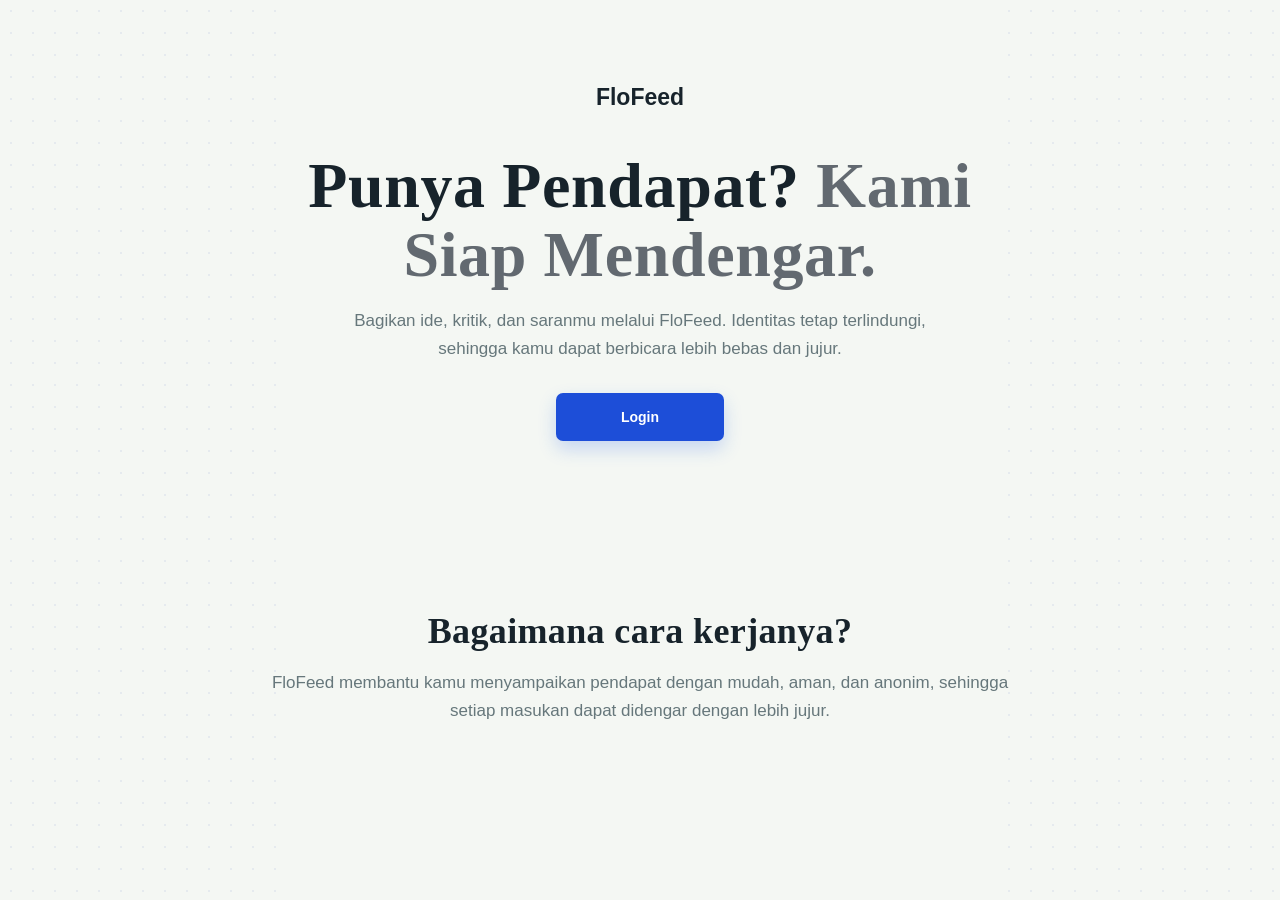
<file: index.html>
<!doctype html>
<html lang="id">
  <head>
    <meta charset="UTF-8" />
    <meta name="viewport" content="width=device-width, initial-scale=1.0" />
    <title>FloFeed - Berbagi Pendapat</title>
    <link rel="stylesheet" href="assets/css/style.css" />
  </head>
  <body>
    <main class="intro-page">
      <section class="intro-hero" aria-labelledby="intro-title">
        <p class="intro-brand">FloFeed</p>
        <h1 id="intro-title">Punya Pendapat? <span>Kami Siap Mendengar.</span></h1>
        <p class="intro-description">
          Bagikan ide, kritik, dan saranmu melalui FloFeed. Identitas tetap
          terlindungi, sehingga kamu dapat berbicara lebih bebas dan jujur.
        </p>
        <a class="btn btn-primary intro-login" href="login.html">Login</a>
      </section>

      <section class="intro-how" aria-labelledby="how-title">
        <h2 id="how-title">Bagaimana cara kerjanya?</h2>
        <p>
          FloFeed membantu kamu menyampaikan pendapat dengan mudah, aman, dan
          anonim, sehingga setiap masukan dapat didengar dengan lebih jujur.
        </p>
      </section>
    </main>
  </body>
</html>
</file>
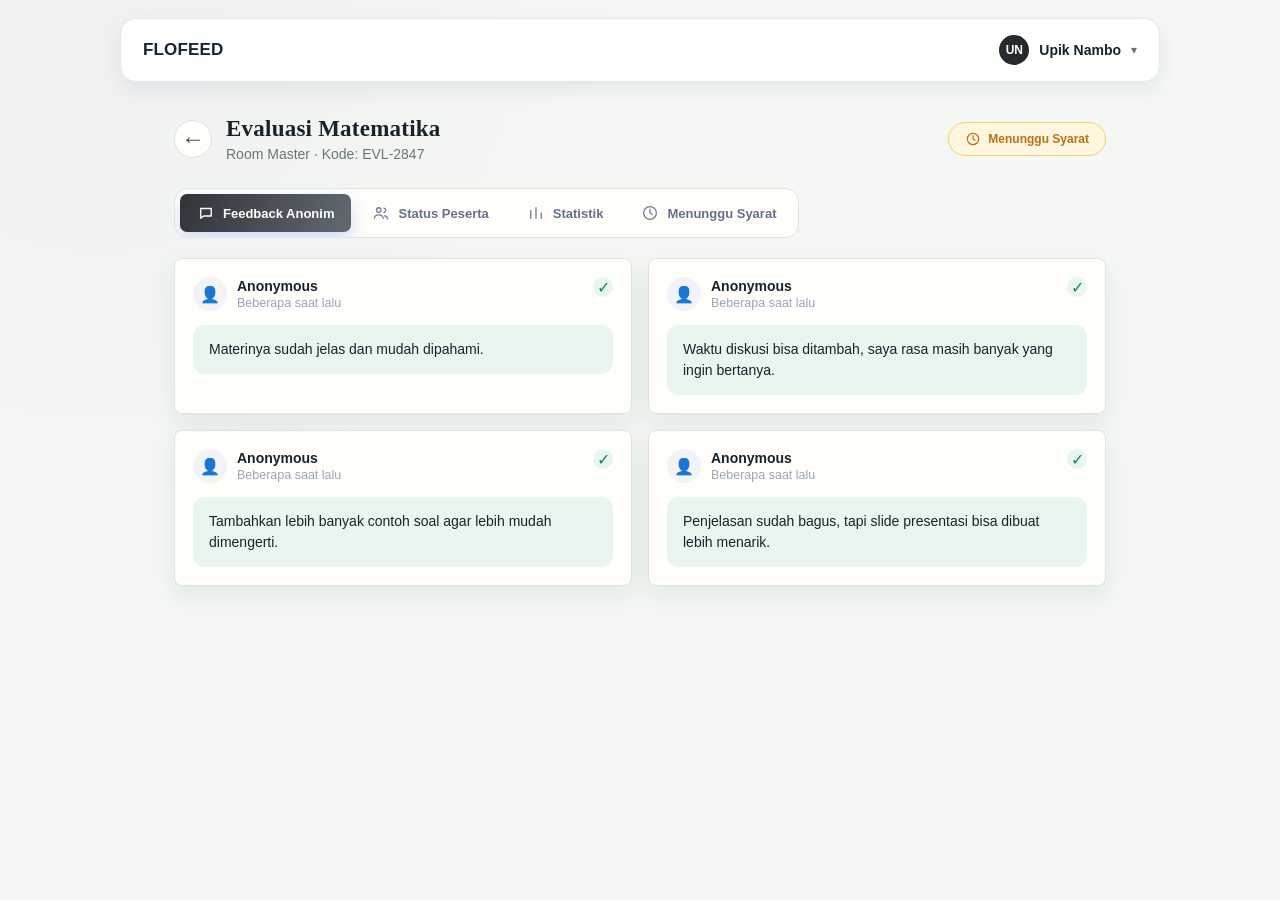
<file: room-master/index.html>
<!DOCTYPE html>
<html lang="id">
<head>
<meta charset="UTF-8">
<meta name="viewport" content="width=device-width, initial-scale=1.0">
<title>FloFeed - Evaluasi Matematika</title>
<link rel="stylesheet" href="../assets/css/style.css">
</head>
<body>

  <header class="topbar">
    <a class="brand" href="../home.html" aria-label="FloFeed home">
      <span class="brand-name">FloFeed</span>
    </a>

    <details class="account">
      <summary class="account-trigger">
        <span class="avatar">UN</span>
        <span class="account-name">Upik Nambo</span>
        <span class="chevron">&#9662;</span>
      </summary>

      <div class="account-panel">
        <div class="account-info">
            <p class="name">Upik Nambo</p>
            <p class="email">upik@email.com</p>
        </div>
        <div class="account-divider"></div>
        <a class="logout-btn" href="../login.html">Logout</a>
      </div>
    </details>
  </header>

  <main class="room-page">

    <div class="page-header-row">
      <a class="back-btn" href="../home.html" aria-label="Kembali">&larr;</a>
      <div class="page-title-group">
        <h1>Evaluasi Matematika</h1>
        <p>Room Master &middot; Kode: EVL-2847</p>
      </div>
      <span class="status-pill"><span class="state-icon"><svg viewBox="0 0 24 24" aria-hidden="true"><circle cx="12" cy="12" r="8.5" /><path d="M12 7v5l3 2" /></svg></span>Menunggu Syarat</span>
    </div>

    <nav class="room-tabs" aria-label="Navigasi room">
      <a class="room-tab active" href="index.html">
        <span class="tab-icon"><svg viewBox="0 0 24 24" aria-hidden="true"><path d="M5 6h14v10H9l-4 3V6Z" /></svg></span> Feedback Anonim
      </a>
      <a class="room-tab" href="status-peserta.html">
        <span class="tab-icon"><svg viewBox="0 0 24 24" aria-hidden="true"><circle cx="9" cy="8" r="3" /><path d="M3 19c.4-2.8 2.4-4.5 6-4.5s5.6 1.7 6 4.5M16 5.5a3 3 0 0 1 0 5.8M17 15.7c2.3.5 3.6 2 4 4.3" /></svg></span> Status Peserta
      </a>
      <a class="room-tab" href="statistik.html">
        <span class="tab-icon"><svg viewBox="0 0 24 24" aria-hidden="true"><path d="M5 19V9M12 19V5M19 19v-7" /></svg></span> Statistik
      </a>
      <a class="room-tab" href="menunggu-syarat.html">
        <span class="tab-icon"><svg viewBox="0 0 24 24" aria-hidden="true"><circle cx="12" cy="12" r="8.5" /><path d="M12 7v5l3 2" /></svg></span> Menunggu Syarat
      </a>
    </nav>

    <div class="feedback-grid">

      <div class="feedback-card">
        <div class="feedback-head">
          <div class="feedback-author">
            <span class="author-avatar">&#128100;</span>
            <div>
              <p class="author-name">Anonymous</p>
              <p class="author-time">Beberapa saat lalu</p>
            </div>
          </div>
          <span class="status-dot">&#10003;</span>
        </div>
        <div class="feedback-body">Materinya sudah jelas dan mudah dipahami.</div>
      </div>

      <div class="feedback-card">
        <div class="feedback-head">
          <div class="feedback-author">
            <span class="author-avatar">&#128100;</span>
            <div>
              <p class="author-name">Anonymous</p>
              <p class="author-time">Beberapa saat lalu</p>
            </div>
          </div>
          <span class="status-dot">&#10003;</span>
        </div>
        <div class="feedback-body">Waktu diskusi bisa ditambah, saya rasa masih banyak yang ingin bertanya.</div>
      </div>

      <div class="feedback-card">
        <div class="feedback-head">
          <div class="feedback-author">
            <span class="author-avatar">&#128100;</span>
            <div>
              <p class="author-name">Anonymous</p>
              <p class="author-time">Beberapa saat lalu</p>
            </div>
          </div>
          <span class="status-dot">&#10003;</span>
        </div>
        <div class="feedback-body">Tambahkan lebih banyak contoh soal agar lebih mudah dimengerti.</div>
      </div>

      <div class="feedback-card">
        <div class="feedback-head">
          <div class="feedback-author">
            <span class="author-avatar">&#128100;</span>
            <div>
              <p class="author-name">Anonymous</p>
              <p class="author-time">Beberapa saat lalu</p>
            </div>
          </div>
          <span class="status-dot">&#10003;</span>
        </div>
        <div class="feedback-body">Penjelasan sudah bagus, tapi slide presentasi bisa dibuat lebih menarik.</div>
      </div>

    </div>

  </main>

</body>
</html>
</file>
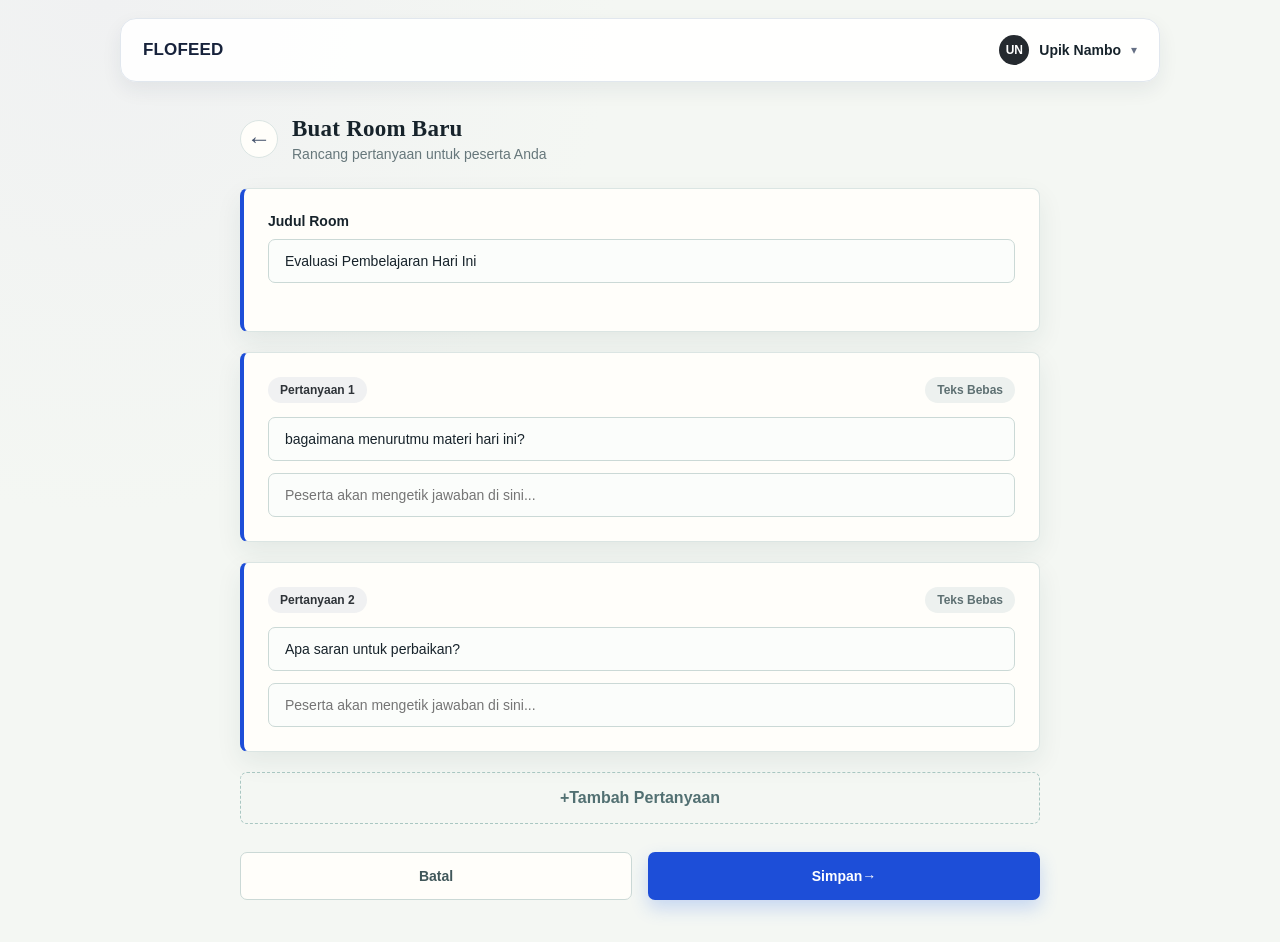
<file: buat-soal.html>
<!DOCTYPE html>
<html lang="en">
<head>
    <meta charset="UTF-8">
    <meta name="viewport" content="width=device-width, initial-scale=1.0">
    <title>FloFeed-buat soal</title>
    <link rel="stylesheet" href="assets/css/style.css">
</head>
<body>
    <header class="topbar">

        <a class="brand" href="home.html" aria-label="FloFeed home">
            <span class="brand-name">FloFeed</span>
        </a>

        <details class="account">
            <summary class="account-trigger">
                <span class="avatar">UN</span>
                <span class="account-name">Upik Nambo</span>
                <span class="chevron">&#9662;</span>
            </summary>
            <div class="account-panel">
                <div class="account-info">
                    <p class="name">Upik Nambo</p>
                    <p class="email">upik@email.com</p>
                </div>
                <div class="account-divider"></div>
                <a class="logout-btn" href="login.html">Logout</a>
            </div>
        </details>

    </header>

    <main class ="page">
        <div class="page-header">
            <a class="back-btn" href="home.html" aria-label="Kembali">&larr;</a>
            <div class="page-title-group">
                <h1>Buat Room Baru</h1>
                <p>Rancang pertanyaan untuk peserta Anda</p>
            </div>
        </div>

        <section class="card">
            <label class="field-label" for="judul-room">Judul Room</label>
            <input class="text-input" id="judul-room" type="text" value="Evaluasi Pembelajaran Hari Ini">
        </section>

        <section class="card question-card">
            <div class="question-head">
                <span class="pill pill-purple">Pertanyaan 1</span>
                <span class="pill pill-grey">Teks Bebas</span>
            </div>
            <input class="text-input" type="text" value="bagaimana menurutmu materi hari ini?">
            <input class="text-input placeholder-input" type="text" placeholder="Peserta akan mengetik jawaban di sini...">
        </section>

        <section class="card question-card">
            <div class="question-head">
                <span class="pill pill-purple">Pertanyaan 2</span>
                <span class="pill pill-grey">Teks Bebas</span>
            </div>
            <input class="text-input" type="text" value="Apa saran untuk perbaikan?">
            <input class="text-input placeholder-input" type="text" placeholder="Peserta akan mengetik jawaban di sini...">
        </section>

        <button class="add-question-btn">
            <span class="plus">+</span>Tambah Pertanyaan
        </button>

        <div class="actions">
            <a class="btn btn-secondary" href="home.html">Batal</a>
            <a class="btn btn-primary" href="kondisi-publikasi.html">Simpan<span class="arrow">&rarr;</span></a>
        </div>
    </main>

</body>
</html>
</file>
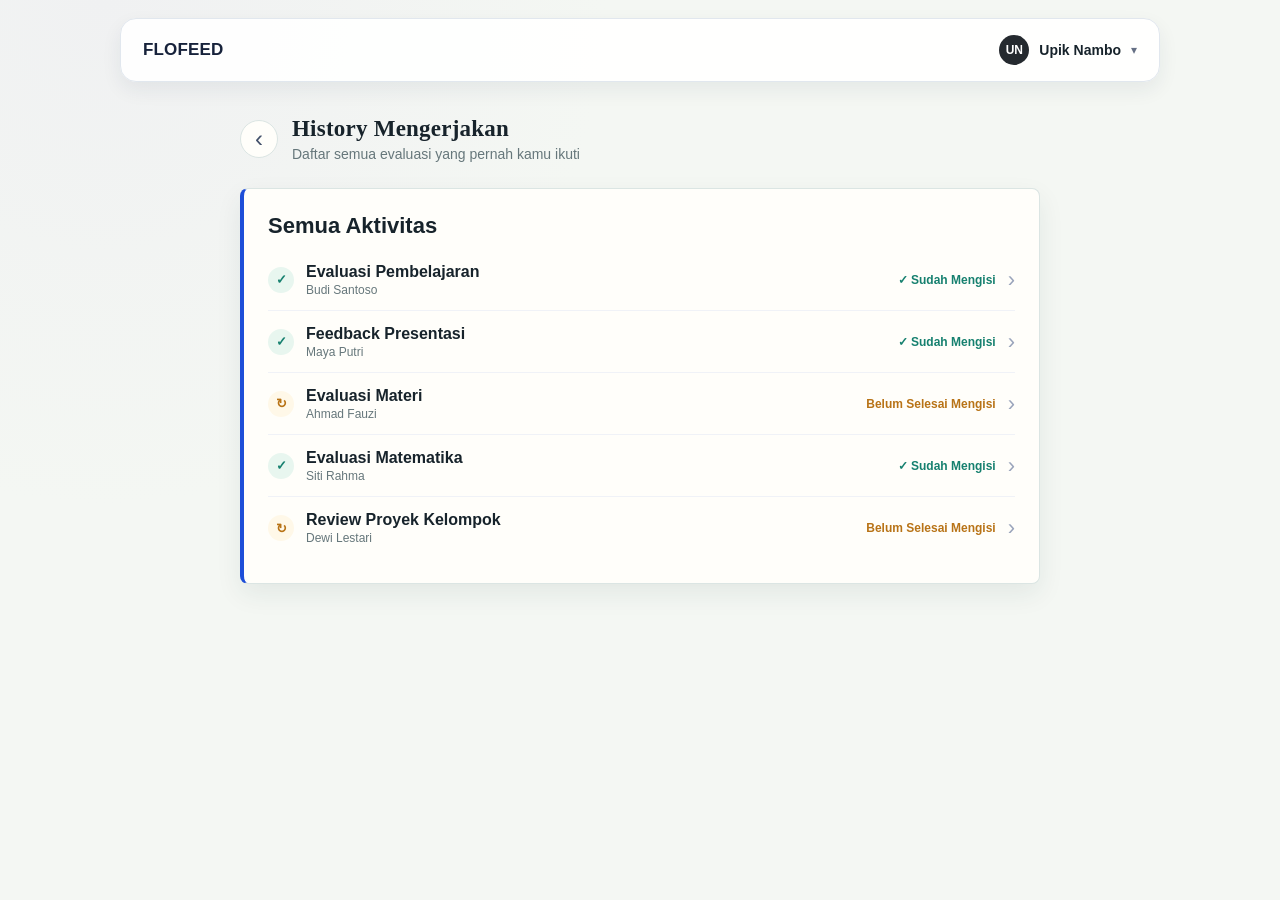
<file: history.html>
<!doctype html>
<html lang="id">
	<head>
		<meta charset="utf-8" />
		<meta name="viewport" content="width=device-width, initial-scale=1" />
		<title>FloFeed - History Mengerjakan</title>
		<link rel="stylesheet" href="assets/css/style.css" />
	</head>
	<body>
		<header class="topbar">
			<a class="brand" href="home.html" aria-label="FloFeed home">
				<span class="brand-name">FloFeed</span>
			</a>

			<details class="account">
				<summary class="account-trigger">
					<span class="avatar">UN</span>
					<span class="account-name">Upik Nambo</span>
					<span class="chevron" aria-hidden="true">&#9662;</span>
				</summary>
				<div class="account-panel">
					<div class="account-info">
						<p class="name">Upik Nambo</p>
						<p class="email">upik@email.com</p>
					</div>
					<div class="account-divider"></div>
					<a class="logout-btn" href="login.html">Logout</a>
				</div>
			</details>
		</header>

		<main class="page history-page">
			<header class="page-header">
				<a class="back-btn" href="home.html" aria-label="Kembali ke home">&#8249;</a>
				<div class="page-title-group">
					<h1>History Mengerjakan</h1>
					<p>Daftar semua evaluasi yang pernah kamu ikuti</p>
				</div>
			</header>

			<section class="card history-list-card" aria-labelledby="history-list-title">
				<h2 class="section-title" id="history-list-title">Semua Aktivitas</h2>

				<a class="list-item" href="jawab-soal.html">
					<span class="status-icon" aria-hidden="true">&#10003;</span>
					<div class="item-copy"><p class="item-title">Evaluasi Pembelajaran</p><p class="item-subtitle">Budi Santoso</p></div>
					<span class="item-result">&#10003; Sudah Mengisi</span>
					<span class="room-card-link" aria-hidden="true">&#8250;</span>
				</a>
				<a class="list-item" href="jawab-soal.html">
					<span class="status-icon" aria-hidden="true">&#10003;</span>
					<div class="item-copy"><p class="item-title">Feedback Presentasi</p><p class="item-subtitle">Maya Putri</p></div>
					<span class="item-result">&#10003; Sudah Mengisi</span>
					<span class="room-card-link" aria-hidden="true">&#8250;</span>
				</a>
				<a class="list-item" href="jawab-soal.html">
					<span class="status-icon pending" aria-hidden="true">&#8635;</span>
					<div class="item-copy"><p class="item-title">Evaluasi Materi</p><p class="item-subtitle">Ahmad Fauzi</p></div>
					<span class="item-result pending">Belum Selesai Mengisi</span>
					<span class="room-card-link" aria-hidden="true">&#8250;</span>
				</a>
				<a class="list-item" href="jawab-soal.html">
					<span class="status-icon" aria-hidden="true">&#10003;</span>
					<div class="item-copy"><p class="item-title">Evaluasi Matematika</p><p class="item-subtitle">Siti Rahma</p></div>
					<span class="item-result">&#10003; Sudah Mengisi</span>
					<span class="room-card-link" aria-hidden="true">&#8250;</span>
				</a>
				<a class="list-item" href="jawab-soal.html">
					<span class="status-icon pending" aria-hidden="true">&#8635;</span>
					<div class="item-copy"><p class="item-title">Review Proyek Kelompok</p><p class="item-subtitle">Dewi Lestari</p></div>
					<span class="item-result pending">Belum Selesai Mengisi</span>
					<span class="room-card-link" aria-hidden="true">&#8250;</span>
				</a>
			</section>
		</main>
	</body>
</html>
</file>
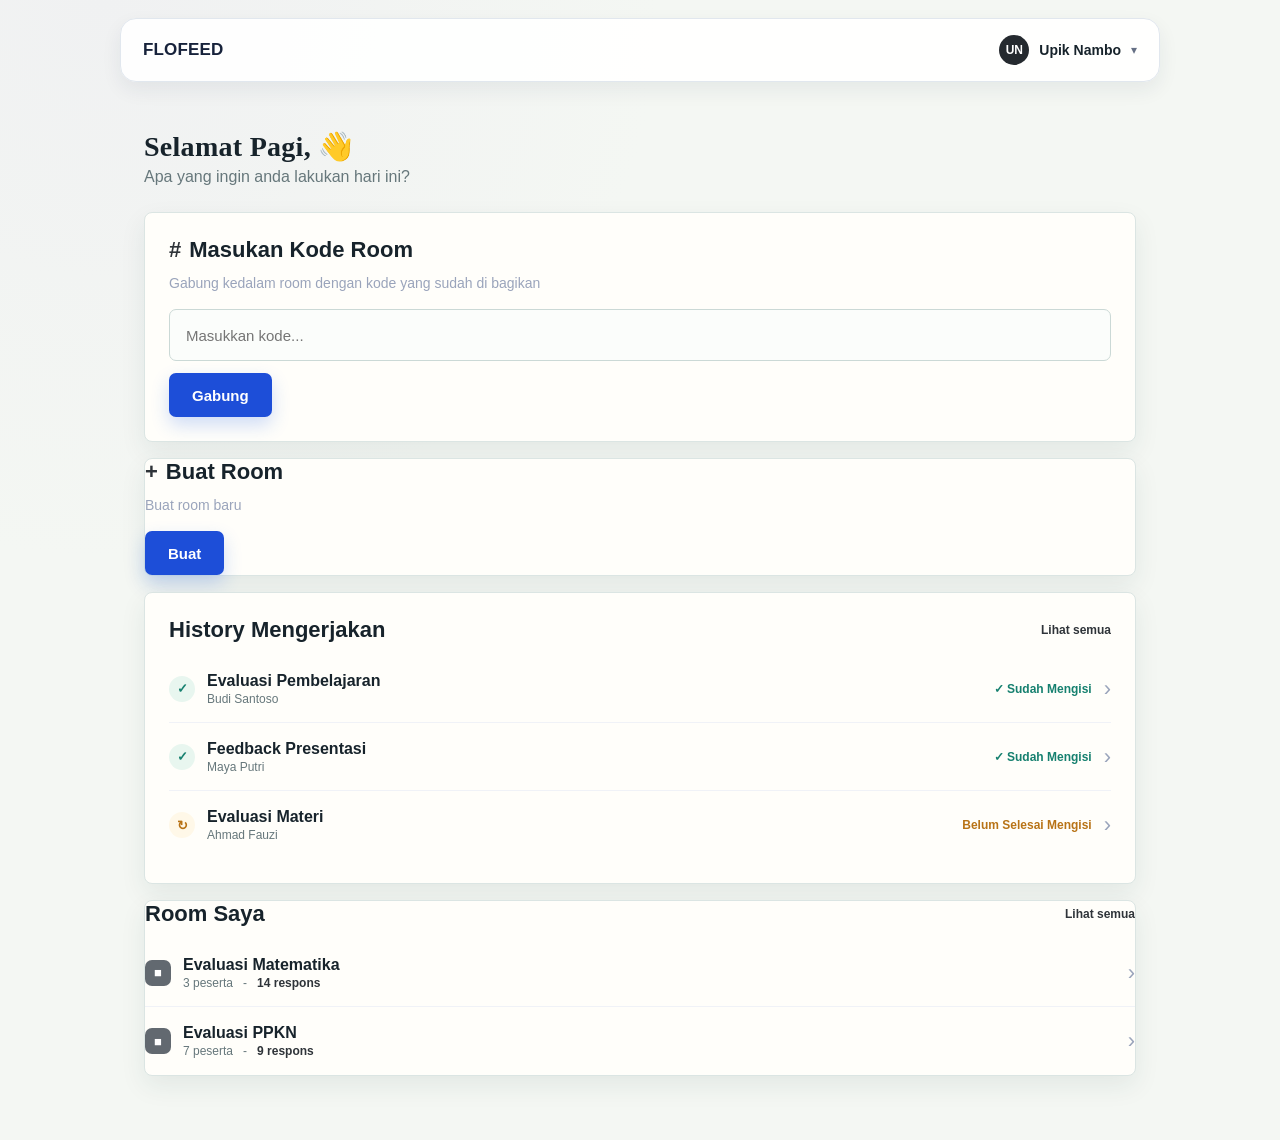
<file: home.html>
<!doctype html>
<html lang="id">
	<head>
		<meta charset="utf-8" />
		<meta name="viewport" content="width=device-width, initial-scale=1" />
		<title>FloFeed - Home</title>
		<link rel="stylesheet" href="assets/css/style.css" />
	</head>
	<body>
		<header class="topbar">
			<a class="brand" href="home.html" aria-label="FloFeed home">
				<span class="brand-name">FloFeed</span>
			</a>

			<details class="account">
				<summary class="account-trigger">
					<span class="avatar">UN</span>
					<span class="account-name">Upik Nambo</span>
					<span class="chevron" aria-hidden="true">&#9662;</span>
				</summary>
				<div class="account-panel">
					<div class="account-info">
						<p class="name">Upik Nambo</p>
						<p class="email">upik@email.com</p>
					</div>
					<div class="account-divider"></div>
					  <a class="logout-btn" href="login.html">Logout</a>
				</div>
			</details>
		</header>

		<main class="home-page">
			<section class="welcome" aria-labelledby="welcome-title">
				<h1 id="welcome-title">Selamat Pagi, &#128075;</h1>
				<p>Apa yang ingin anda lakukan hari ini?</p>
			</section>

			<div class="home-grid">
				<section class="card join-card" aria-labelledby="join-title">
					<h2 class="card-heading" id="join-title"><span class="symbol">#</span>Masukan Kode Room</h2>
					<p class="card-description">Gabung kedalam room dengan kode yang sudah di bagikan</p>
					<form class="join-form" action="jawab-soal.html" method="get">
						<input class="text-input" name="kode" type="text" placeholder="Masukkan kode..." aria-label="Kode room" required />
						<button class="btn btn-primary" type="submit">Gabung</button>
					</form>
				</section>

				<section class="card create-card" aria-labelledby="create-title">
					<h2 class="card-heading" id="create-title"><span class="symbol">+</span>Buat Room</h2>
					<p class="card-description">Buat room baru</p>
					<a class="btn btn-primary" href="buat-soal.html">Buat</a>
				</section>
			</div>

			<div class="home-lower">
				<section class="card history-card" aria-labelledby="history-title">
					<h2 class="section-title" id="history-title">History Mengerjakan <a class="section-link" href="history.html">Lihat semua</a></h2>
					<a class="list-item" href="jawab-soal.html">
						<span class="status-icon" aria-hidden="true">&#10003;</span>
						<div class="item-copy"><p class="item-title">Evaluasi Pembelajaran</p><p class="item-subtitle">Budi Santoso</p></div>
						<span class="item-result">&#10003; Sudah Mengisi</span>
						<span class="room-card-link" aria-hidden="true">&#8250;</span>
					</a>
					<a class="list-item" href="jawab-soal.html">
						<span class="status-icon" aria-hidden="true">&#10003;</span>
						<div class="item-copy"><p class="item-title">Feedback Presentasi</p><p class="item-subtitle">Maya Putri</p></div>
						<span class="item-result">&#10003; Sudah Mengisi</span>
						<span class="room-card-link" aria-hidden="true">&#8250;</span>
					</a>
					<a class="list-item" href="jawab-soal.html">
						<span class="status-icon pending" aria-hidden="true">&#8635;</span>
						<div class="item-copy"><p class="item-title">Evaluasi Materi</p><p class="item-subtitle">Ahmad Fauzi</p></div>
						<span class="item-result pending">Belum Selesai Mengisi</span>
						<span class="room-card-link" aria-hidden="true">&#8250;</span>
					</a>
				</section>

				<section class="card rooms-card" aria-labelledby="rooms-title">
					<h2 class="section-title" id="rooms-title"><span class="section-title-link">Room Saya</span><a class="section-link" href="room.html">Lihat semua</a></h2>
					<a class="list-item" href="room-master/statistik.html">
						<span class="room-icon" aria-hidden="true">&#9632;</span>
						<div class="item-copy"><p class="item-title">Evaluasi Matematika</p><p class="item-subtitle">3 peserta &nbsp; - &nbsp; <strong style="color: var(--purple)">14 respons</strong></p></div>
						<span class="room-card-link" aria-hidden="true">&#8250;</span>
					</a>
					<a class="list-item" href="room-master/statistik.html">
						<span class="room-icon" aria-hidden="true">&#9632;</span>
						<div class="item-copy"><p class="item-title">Evaluasi PPKN</p><p class="item-subtitle">7 peserta &nbsp; - &nbsp; <strong style="color: var(--purple)">9 respons</strong></p></div>
						<span class="room-card-link" aria-hidden="true">&#8250;</span>
					</a>
				</section>
			</div>
		</main>
	</body>
</html>
</file>
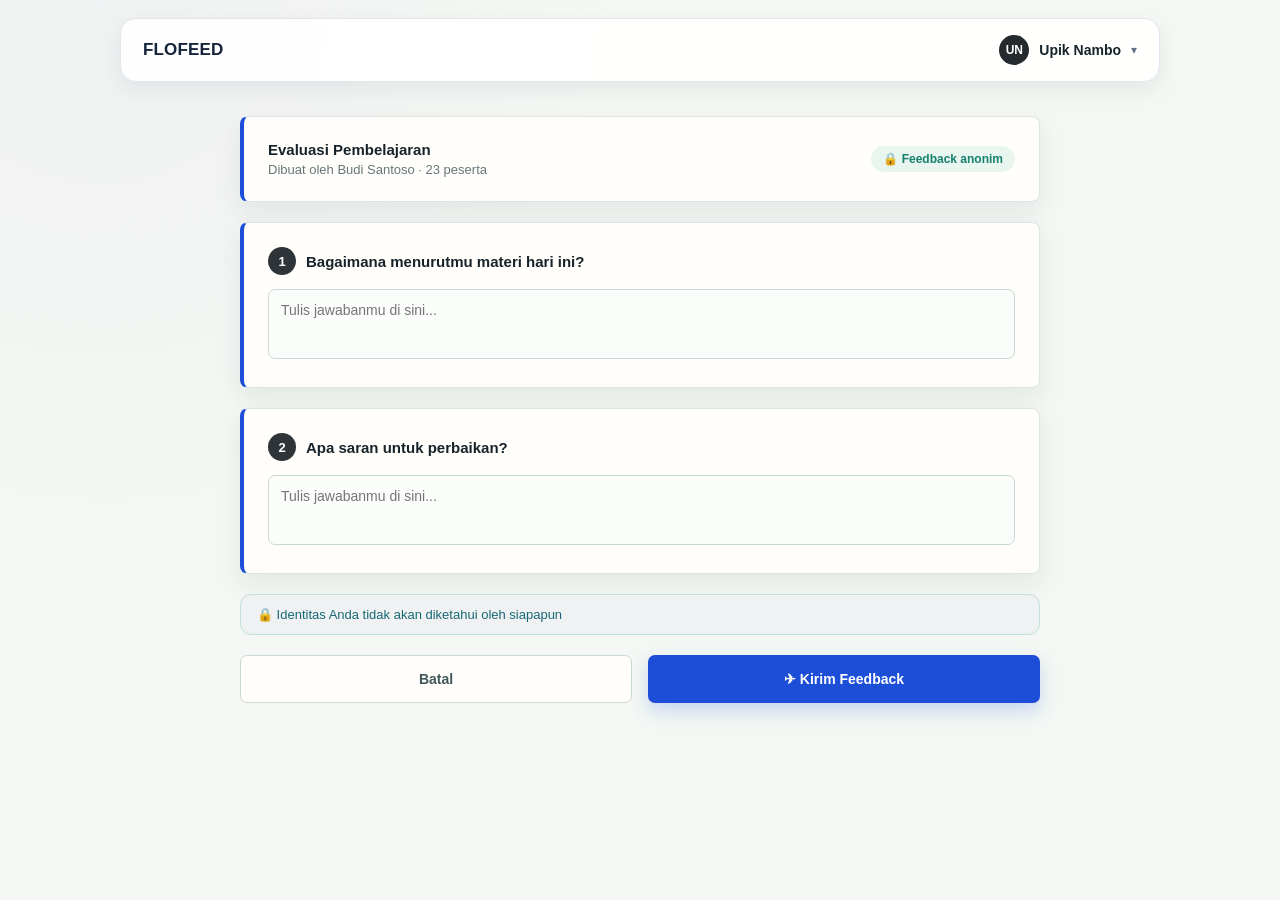
<file: jawab-soal.html>
<!DOCTYPE html>
<html lang="id">
<head>
<meta charset="UTF-8">
<meta name="viewport" content="width=device-width, initial-scale=1.0">
<title>FloFeed - Evaluasi Pembelajaran</title>
<link rel="stylesheet" href="assets/css/style.css">
</head>
<body>
	
	
  <header class="topbar">
    <a class="brand" href="home.html" aria-label="FloFeed home">
      <span class="brand-name">FloFeed</span>
    </a>
    <details class="account">
      <summary class="account-trigger">
        <span class="avatar">UN</span>
        <span class="account-name">Upik Nambo</span>
        <span class="chevron" aria-hidden="true">&#9662;</span>
      </summary>
      <div class="account-panel">
        <div class="account-info">
          <p class="name">Upik Nambo</p>
          <p class="email">upik@email.com</p>
        </div>
        <div class="account-divider"></div>
        <a class="logout-btn" href="login.html">Logout</a>
      </div>
    </details>
  </header>

  <!-- Main content -->
  <main class="page answer-page">

    <!-- Title card -->
    <div class="card title-card">
      <div>
        <div class="title-main">Evaluasi Pembelajaran</div>
        <div class="title-sub">Dibuat oleh Budi Santoso &middot; 23 peserta</div>
      </div>
      <div class="badge-anonim">&#128274; Feedback anonim</div>
    </div>

    <!-- Question 1 -->
    <div class="card">
      <div class="question-header">
        <div class="question-number">1</div>
        <div class="question-text">Bagaimana menurutmu materi hari ini?</div>
      </div>
      <textarea class="answer-box" placeholder="Tulis jawabanmu di sini..."></textarea>
    </div>

    <!-- Question 2 -->
    <div class="card">
      <div class="question-header">
        <div class="question-number">2</div>
        <div class="question-text">Apa saran untuk perbaikan?</div>
      </div>
      <textarea class="answer-box" placeholder="Tulis jawabanmu di sini..."></textarea>
    </div>

    <!-- Notice -->
    <div class="notice">&#128274; Identitas Anda tidak akan diketahui oleh siapapun</div>

    <!-- Buttons -->
    <div class="button-row">
      <a class="btn btn-cancel" href="home.html">Batal</a>
      <a class="btn btn-submit" href="terimakasih.html">&#9992; Kirim Feedback</a>
    </div>

  </main>

</body>
</html>
</file>
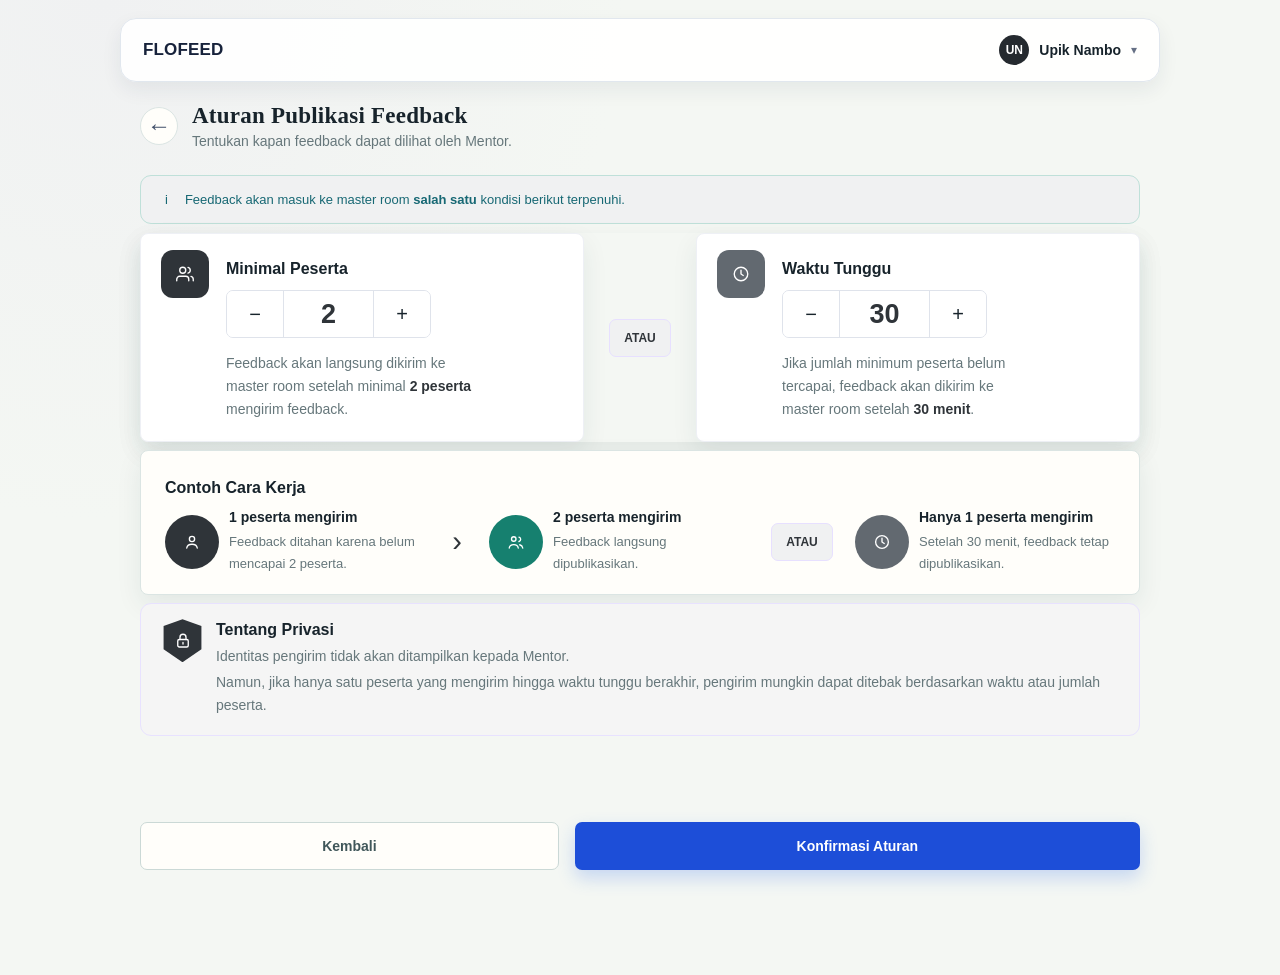
<file: kondisi-publikasi.html>
<!doctype html>
<html lang="id">
  <head>
    <meta charset="UTF-8" />
    <meta name="viewport" content="width=device-width, initial-scale=1.0" />
    <title>Kondisi Publikasi - FloFeed</title>
    <link rel="stylesheet" href="assets/css/style.css" />
  </head>
  <body>
    <header class="topbar">
      <a class="brand" href="home.html" aria-label="FloFeed home"
        ><span class="brand-name">FloFeed</span></a
      >
      <details class="account">
        <summary class="account-trigger">
          <span class="avatar">UN</span
          ><span class="account-name">Upik Nambo</span
          ><span class="chevron" aria-hidden="true">&#9662;</span>
        </summary>
        <div class="account-panel">
          <div class="account-info">
            <p class="name">Upik Nambo</p>
            <p class="email">upik@email.com</p>
          </div>
          <div class="account-divider"></div>
          <a class="logout-btn" href="login.html">Logout</a>
        </div>
      </details>
    </header>

    <main class="publication-page">
      <div class="page-heading">
        <a class="back-btn" href="buat-soal.html" aria-label="Kembali"
          >&larr;</a
        >
        <div>
          <h1>Aturan Publikasi Feedback</h1>
          <p>Tentukan kapan feedback dapat dilihat oleh Mentor.</p>
        </div>
      </div>
      <div class="notice" role="note">
        <span class="notice-icon" aria-hidden="true">i</span
        ><span
          >Feedback akan masuk ke master room
          <strong>salah satu</strong> kondisi berikut terpenuhi.</span
        >
      </div>

      <section class="rules-card" aria-label="Pilihan aturan publikasi">
        <article class="rule">
          <div class="rule-icon purple" aria-hidden="true">
            <svg viewBox="0 0 24 24">
              <path
                d="M17 21v-2a4 4 0 0 0-4-4H5a4 4 0 0 0-4 4v2M9 11a4 4 0 1 0 0-8 4 4 0 0 0 0 8ZM23 21v-2a4 4 0 0 0-3-3.87M16 3.13a4 4 0 0 1 0 7.75"
              />
            </svg>
          </div>
          <div class="rule-copy">
            <h2>Minimal Peserta</h2>
            <div class="stepper">
              <button type="button" aria-label="Kurangi peserta">&minus;</button
              ><strong>2</strong
              ><button type="button" aria-label="Tambah peserta">+</button>
            </div>
            <p>
              Feedback akan langsung dikirim ke master room setelah minimal
              <b>2 peserta</b> mengirim feedback.
            </p>
          </div>
        </article>
        <span class="or-badge">ATAU</span>
        <article class="rule">
          <div class="rule-icon blue" aria-hidden="true">
            <svg viewBox="0 0 24 24">
              <circle cx="12" cy="12" r="9" />
              <path d="M12 7v5l3 2" />
            </svg>
          </div>
          <div class="rule-copy">
            <h2>Waktu Tunggu</h2>
            <div class="stepper">
              <button type="button" aria-label="Kurangi menit">&minus;</button
              ><strong>30</strong
              ><button type="button" aria-label="Tambah menit">+</button>
            </div>
            <p>
              Jika jumlah minimum peserta belum tercapai, feedback akan
              dikirim ke master room setelah <b>30 menit</b>.
            </p>
          </div>
        </article>
      </section>

      <section class="example-card">
        <h2>Contoh Cara Kerja</h2>
        <div class="example-flow">
          <div class="flow-item">
            <span class="flow-icon purple" aria-hidden="true"
              ><svg viewBox="0 0 24 24">
                <circle cx="12" cy="8" r="3.5" />
                <path d="M5 20c.5-3.1 2.9-5 7-5s6.5 1.9 7 5" /></svg
            ></span>
            <div>
              <b>1 peserta mengirim</b>
              <p>Feedback ditahan karena belum mencapai 2 peserta.</p>
            </div>
          </div>
          <span class="flow-arrow">&rsaquo;</span>
          <div class="flow-item">
            <span class="flow-icon green" aria-hidden="true"
              ><svg viewBox="0 0 24 24">
                <circle cx="9" cy="8" r="3" />
                <path
                  d="M3 20c.4-2.8 2.4-4.5 6-4.5s5.6 1.7 6 4.5M16 5.5a3 3 0 0 1 0 5.8M17 15.7c2.3.5 3.6 2 4 4.3"
                /></svg
            ></span>
            <div>
              <b>2 peserta mengirim</b>
              <p>Feedback langsung dipublikasikan.</p>
            </div>
          </div>
          <span class="or-badge">ATAU</span>
          <div class="flow-item">
            <span class="flow-icon blue" aria-hidden="true"
              ><svg viewBox="0 0 24 24">
                <circle cx="12" cy="12" r="8.5" />
                <path d="M12 7v5l3 2" /></svg
            ></span>
            <div>
              <b>Hanya 1 peserta mengirim</b>
              <p>Setelah 30 menit, feedback tetap dipublikasikan.</p>
            </div>
          </div>
        </div>
      </section>
      <section class="privacy-card">
        <span class="privacy-icon" aria-hidden="true"
          ><svg viewBox="0 0 24 24">
            <rect x="5" y="10" width="14" height="10" rx="2" />
            <path d="M8 10V7a4 4 0 0 1 8 0v3M12 14v2" /></svg
        ></span>
        <div>
          <h2>Tentang Privasi</h2>
          <p>Identitas pengirim tidak akan ditampilkan kepada Mentor.</p>
          <p>
            Namun, jika hanya satu peserta yang mengirim hingga waktu tunggu
            berakhir, pengirim mungkin dapat ditebak berdasarkan waktu atau
            jumlah peserta.
          </p>
        </div>
      </section>
      <div class="actions">
        <a class="btn btn-secondary" href="buat-soal.html">Kembali</a
        ><a class="btn btn-primary" id="confirmBtn" href="room-master/index.html">
          Konfirmasi Aturan
        </a>
      </div>
    </main>
  </body>
</html>
</file>
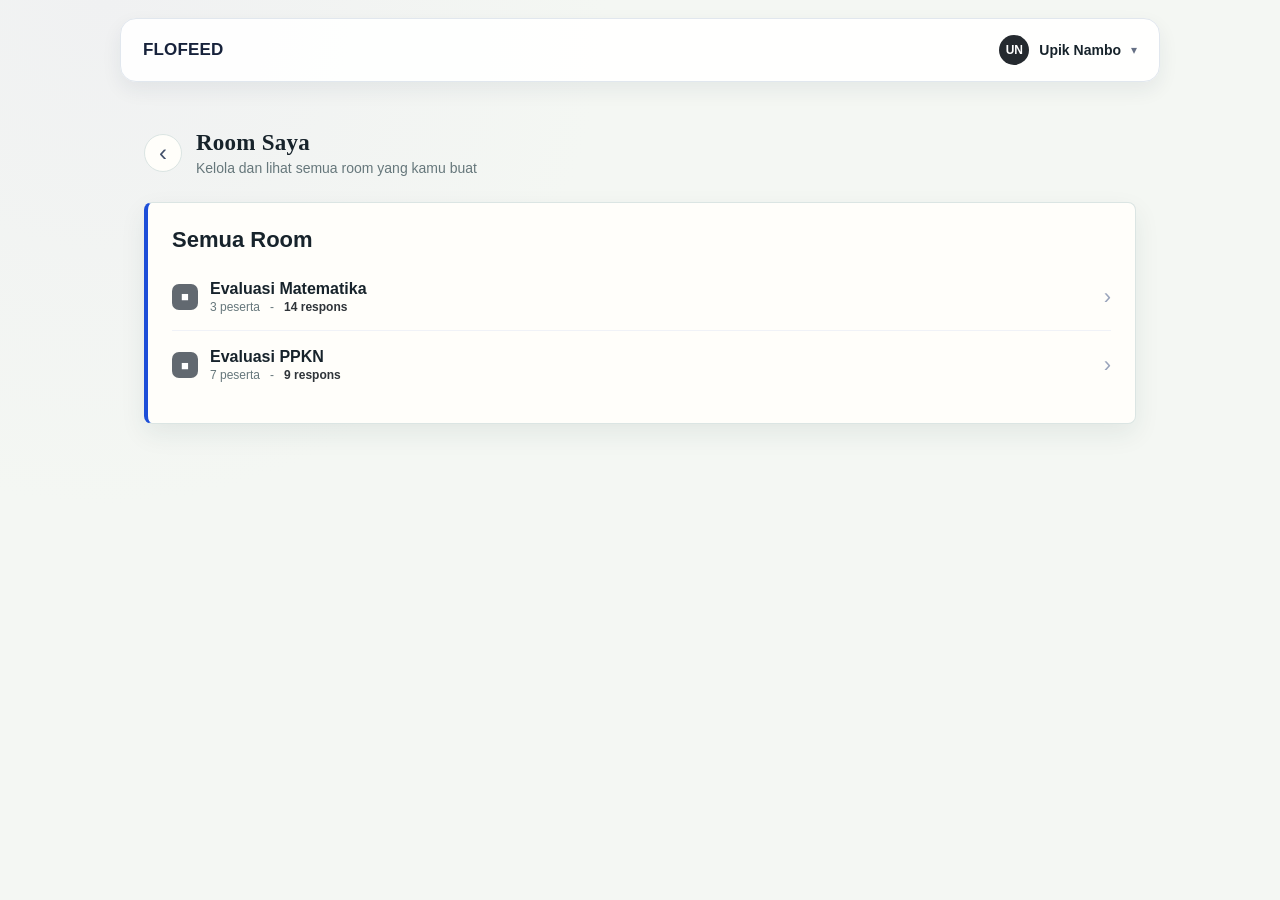
<file: room.html>
<!doctype html>
<html lang="id">
	<head>
		<meta charset="utf-8" />
		<meta name="viewport" content="width=device-width, initial-scale=1" />
		<title>FloFeed - Room Saya</title>
		<link rel="stylesheet" href="assets/css/style.css" />
	</head>
	<body>
		<header class="topbar">
			<a class="brand" href="home.html" aria-label="FloFeed home">
				<span class="brand-name">FloFeed</span>
			</a>

			<details class="account">
				<summary class="account-trigger">
					<span class="avatar">UN</span>
					<span class="account-name">Upik Nambo</span>
					<span class="chevron" aria-hidden="true">&#9662;</span>
				</summary>
				<div class="account-panel">
					<div class="account-info">
						<p class="name">Upik Nambo</p>
						<p class="email">upik@email.com</p>
					</div>
					<div class="account-divider"></div>
					<a class="logout-btn" href="login.html">Logout</a>
				</div>
			</details>
		</header>

		<main class="page rooms-page">
			<header class="page-header">
				<a class="back-btn" href="home.html" aria-label="Kembali ke home">&#8249;</a>
				<div class="page-title-group">
					<h1>Room Saya</h1>
					<p>Kelola dan lihat semua room yang kamu buat</p>
				</div>
			</header>

			<section class="card rooms-list-card" aria-labelledby="rooms-list-title">
				<h2 class="section-title" id="rooms-list-title">Semua Room</h2>
				<a class="list-item" href="room-master/statistik.html">
					<span class="room-icon" aria-hidden="true">&#9632;</span>
					<div class="item-copy"><p class="item-title">Evaluasi Matematika</p><p class="item-subtitle">3 peserta &nbsp; - &nbsp; <strong style="color: var(--purple)">14 respons</strong></p></div>
					<span class="room-card-link" aria-hidden="true">&#8250;</span>
				</a>
				<a class="list-item" href="room-master/statistik.html">
					<span class="room-icon" aria-hidden="true">&#9632;</span>
					<div class="item-copy"><p class="item-title">Evaluasi PPKN</p><p class="item-subtitle">7 peserta &nbsp; - &nbsp; <strong style="color: var(--purple)">9 respons</strong></p></div>
					<span class="room-card-link" aria-hidden="true">&#8250;</span>
				</a>
			</section>
		</main>
	</body>
</html>
</file>
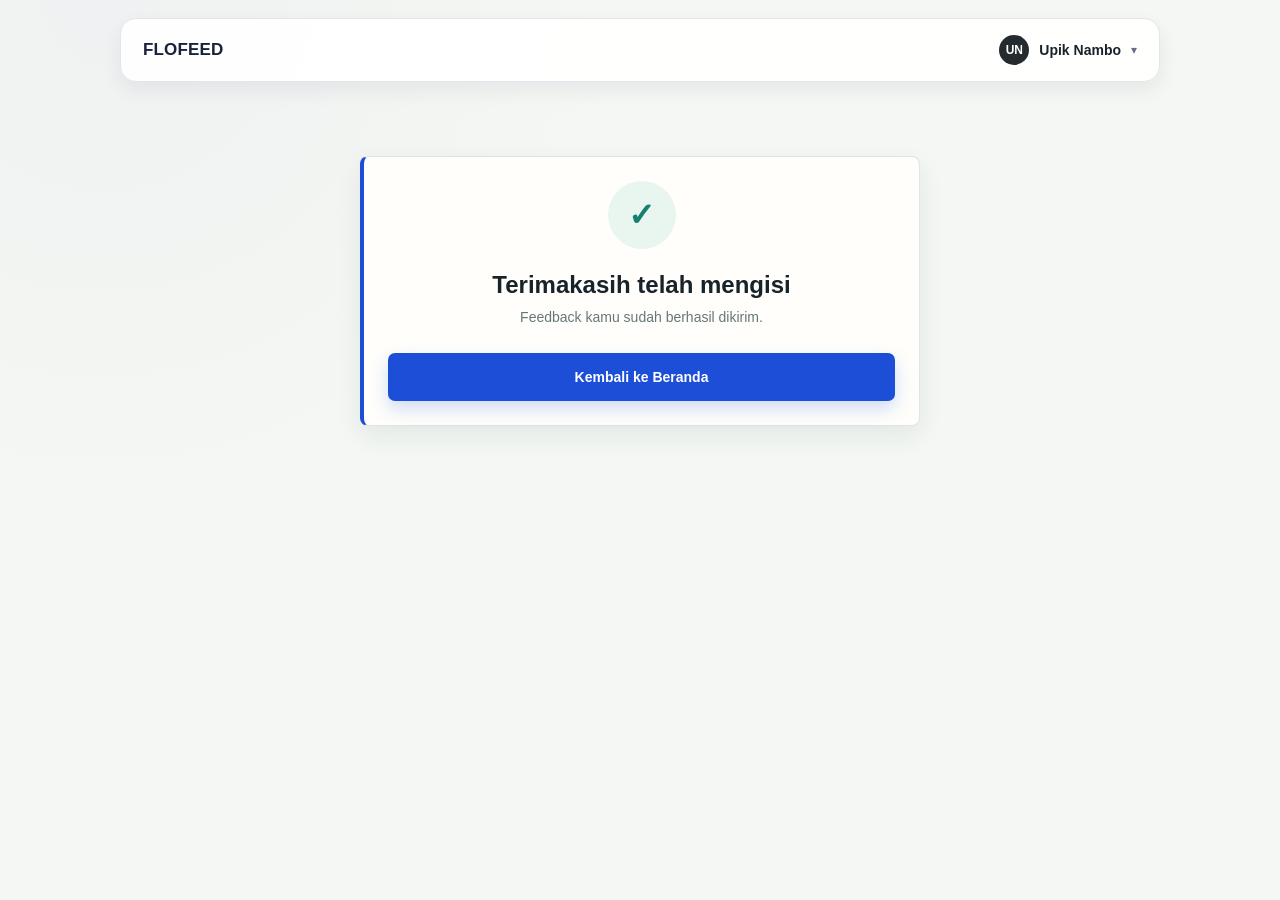
<file: terimakasih.html>
<!doctype html>
<html lang="id">
	<head>
		<meta charset="utf-8" />
		<meta name="viewport" content="width=device-width, initial-scale=1" />
		<title>FloFeed - Terima Kasih</title>
		<link rel="stylesheet" href="assets/css/style.css" />
	</head>
	<body>
		<header class="topbar">
			<a class="brand" href="home.html" aria-label="FloFeed home">
				<span class="brand-name">FloFeed</span>
			</a>

			<details class="account">
				<summary class="account-trigger">
					<span class="avatar">UN</span>
					<span class="account-name">Upik Nambo</span>
					<span class="chevron" aria-hidden="true">&#9662;</span>
				</summary>
				<div class="account-panel">
					<div class="account-info">
						<p class="name">Upik Nambo</p>
						<p class="email">upik@email.com</p>
					</div>
					<div class="account-divider"></div>
					<a class="logout-btn" href="login.html">Logout</a>
				</div>
			</details>
		</header>

		<main class="page thank-you-page">
			<section class="card thank-you-card" aria-labelledby="thank-you-title">
				<div class="thank-you-icon" aria-hidden="true">&#10003;</div>
				<h1 id="thank-you-title">Terimakasih telah mengisi</h1>
				<p>Feedback kamu sudah berhasil dikirim.</p>
				<a class="btn btn-submit" href="home.html">Kembali ke Beranda</a>
			</section>
		</main>
	</body>
</html>
</file>
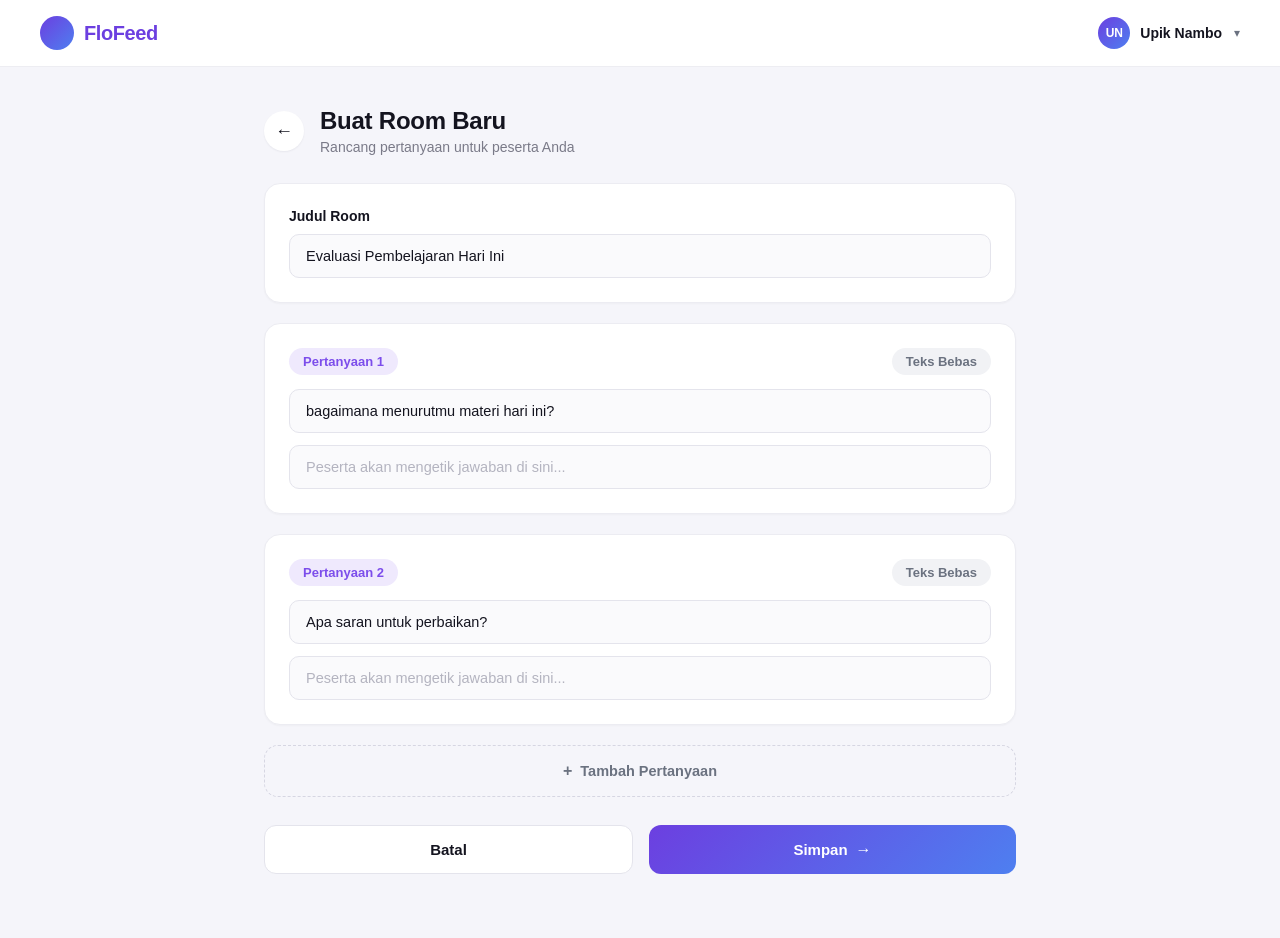
<file: FloFeed/buat-soal.html>
<!DOCTYPE html>
<html lang="en">
<head>
    <meta charset="UTF-8">
    <meta name="viewport" content="width=device-width, initial-scale=1.0">
    <title>FloFeed</title>
    <style>

:root {
    --purple: #6C3FE0;
    --blue: #4E7FF0;
    --purple-light: #EFE9FD;
    --purple-text: #7C4DEB;
    --grey-bg: #F1F2F5;
    --grey-text: #6B7280;
    --page-bg: #F5F5FA;
    --card-border: #ECECF2;
    --ink: #14141F;
    --sub-ink: #7A7A88;
  }
 
  * {
    box-sizing: border-box;
  }
 
  body {
    margin: 0;
    font-family: "Inter", -apple-system, BlinkMacSystemFont, "Segoe UI", Roboto, Helvetica, Arial, sans-serif;
    background: var(--page-bg);
    color: var(--ink);
  }
 
  /* Top bar */
  .topbar {
    display: flex;
    align-items: center;
    justify-content: space-between;
    padding: 16px 40px;
    background: #ffffff;
    border-bottom: 1px solid #EDEDF2;
  }
 
  .brand {
    display: flex;
    align-items: center;
    gap: 10px;
  }
 
  .brand-icon {
    width: 34px;
    height: 34px;
    border-radius: 50%;
    background: linear-gradient(135deg, var(--purple), var(--blue));
    flex-shrink: 0;
  }
 
  .brand-name {
    font-size: 20px;
    font-weight: 800;
    color: var(--purple);
    letter-spacing: -0.02em;
  }
 
  .account {
    display: flex;
    align-items: center;
    gap: 10px;
  }
 
  .avatar {
    width: 32px;
    height: 32px;
    border-radius: 50%;
    background: linear-gradient(135deg, var(--purple), var(--blue));
    color: #fff;
    font-size: 12px;
    font-weight: 700;
    display: flex;
    align-items: center;
    justify-content: center;
    flex-shrink: 0;
  }
 
  .account-name {
    font-size: 14px;
    font-weight: 600;
    color: var(--ink);
  }
 
  .chevron {
    margin-left: 2px;
    font-size: 12px;
    color: var(--grey-text);
    transition: transform 0.15s ease;
  }

  /* --- Dropdown account menu (details/summary, tanpa JS) --- */
  .account {
    position: relative;
  }

  .account-trigger {
    display: flex;
    align-items: center;
    gap: 10px;
    cursor: pointer;
    list-style: none;
    user-select: none;
  }

  .account-trigger::-webkit-details-marker {
    display: none;
  }

  .account[open] .chevron {
    transform: rotate(180deg);
  }

  .account-panel {
    position: absolute;
    right: 0;
    top: calc(100% + 10px);
    width: 240px;
    background: #ffffff;
    border-radius: 16px;
    box-shadow: 0 8px 24px rgba(20, 20, 31, 0.12);
    overflow: hidden;
    z-index: 20;
  }

  .account-info {
    padding: 18px 20px;
  }

  .account-info .name {
    margin: 0 0 4px;
    font-size: 15px;
    font-weight: 700;
    color: var(--ink);
  }

  .account-info .email {
    margin: 0;
    font-size: 13.5px;
    color: var(--sub-ink);
  }

  .account-divider {
    height: 1px;
    background: #ECECF2;
  }

  .logout-btn {
    display: flex;
    align-items: center;
    gap: 8px;
    width: 100%;
    padding: 14px 20px;
    background: #FDEEEE;
    border: none;
    color: #E5484D;
    font-size: 14px;
    font-weight: 600;
    cursor: pointer;
    text-align: left;
    font-family: inherit;
  }

  .logout-btn:hover {
    background: #FBDCDC;
  }

  /* Page layout */
  .page {
    max-width: 800px;
    margin: 0 auto;
    padding: 40px 24px 64px;
  }
 
  .page-header {
    display: flex;
    align-items: center;
    gap: 16px;
    margin-bottom: 28px;
  }
 
  .back-btn {
    width: 40px;
    height: 40px;
    border-radius: 50%;
    border: none;
    background: #ffffff;
    box-shadow: 0 1px 2px rgba(20, 20, 31, 0.06);
    display: flex;
    align-items: center;
    justify-content: center;
    cursor: pointer;
    flex-shrink: 0;
    font-size: 18px;
    color: var(--ink);
  }
 
  .back-btn:hover {
    background: #f3f3f8;
  }
 
  .page-title-group h1 {
    margin: 0;
    font-size: 24px;
    font-weight: 800;
    color: var(--ink);
    letter-spacing: -0.01em;
  }
 
  .page-title-group p {
    margin: 4px 0 0;
    font-size: 14px;
    color: var(--sub-ink);
  }
 
  /* Cards */
  .card {
    background: #ffffff;
    border: 1px solid var(--card-border);
    border-radius: 16px;
    padding: 24px;
    margin-bottom: 20px;
    box-shadow: 0 1px 2px rgba(20, 20, 31, 0.03);
  }
 
  .field-label {
    display: block;
    font-size: 14px;
    font-weight: 700;
    color: var(--ink);
    margin-bottom: 10px;
  }
 
  .text-input {
    width: 100%;
    border: 1px solid #E4E4EC;
    background: #FAFAFC;
    border-radius: 10px;
    padding: 13px 16px;
    font-size: 14.5px;
    color: var(--ink);
    outline: none;
    font-family: inherit;
    display: block;
  }
 
  .text-input:focus {
    border-color: var(--purple);
    background: #ffffff;
  }
 
  .text-input + .text-input {
    margin-top: 12px;
  }
 
  .placeholder-input::placeholder {
    color: #B4B4C0;
  }
 
  .question-head {
    display: flex;
    align-items: center;
    justify-content: space-between;
    margin-bottom: 14px;
  }
 
  .pill {
    display: inline-flex;
    align-items: center;
    padding: 6px 14px;
    border-radius: 999px;
    font-size: 13px;
    font-weight: 600;
  }
 
  .pill-purple {
    background: var(--purple-light);
    color: var(--purple-text);
  }
 
  .pill-grey {
    background: var(--grey-bg);
    color: var(--grey-text);
  }
 
  /* Add question button */
  .add-question-btn {
    width: 100%;
    padding: 16px;
    border-radius: 14px;
    border: 1.5px dashed #D6D6E2;
    background: transparent;
    color: var(--grey-text);
    font-size: 14.5px;
    font-weight: 600;
    display: flex;
    align-items: center;
    justify-content: center;
    gap: 8px;
    cursor: pointer;
    margin-bottom: 28px;
  }
 
  .add-question-btn:hover {
    background: #FBFBFD;
    border-color: #C7C7D6;
  }
 
  .plus {
    font-size: 16px;
    font-weight: 700;
  }
 
  /* Bottom actions */
  .actions {
    display: flex;
    gap: 16px;
  }
 
  .btn {
    flex: 1;
    padding: 15px;
    border-radius: 12px;
    font-size: 15px;
    font-weight: 700;
    cursor: pointer;
    border: none;
    display: flex;
    align-items: center;
    justify-content: center;
    gap: 8px;
  }
 
  .btn-secondary {
    background: #ffffff;
    border: 1px solid #E4E4EC;
    color: var(--ink);
  }
 
  .btn-secondary:hover {
    background: #F7F7FA;
  }
 
  .btn-primary {
    background: linear-gradient(135deg, var(--purple), var(--blue));
    color: #ffffff;
  }
 
  .btn-primary:hover {
    filter: brightness(1.05);
  }
 
  .arrow {
    font-size: 16px;
  }
 
  /* Responsive */
  @media (max-width: 600px) {
    .topbar {
      padding: 14px 20px;
    }
    .page {
      padding: 28px 16px 48px;
    }
    .actions {
      flex-direction: column;
    }
  }

    </style>

</head>
<body>
    <header class="topbar">

        <div class="brand">
            <div class="brand-icon"> </div>
            <span class="brand-name">FloFeed</span>
        </div>

        <details class="account">
            <summary class="account-trigger">
                <span class="avatar">UN</span>
                <span class="account-name">Upik Nambo</span>
                <span class="chevron">&#9662;</span>
            </summary>
            <div class="account-panel">
                <div class="account-info">
                    <p class="name">Upik Nambo</p>
                    <p class="email">UpNam@email.com</p>
                </div>
                <div class="account-divider"></div>
                <button class="logout-btn">
                    <span class="logout-icon">&#8618;</span>
                    Logout
                </button>
            </div>
        </details>

    </header>

    <main class ="page">
        <div class="page-header">
            <button class="back-btn" aria-label="Kembali">&larr;</button> 
            <div class="page-title-group">
                <h1>Buat Room Baru</h1>
                <p>Rancang pertanyaan untuk peserta Anda</p>
            </div>
        </div>

        <section class="card">
            <label class="field-label" for="judul-room">Judul Room</label>
            <input class="text-input" id="judul-room" type="text" value="Evaluasi Pembelajaran Hari Ini">
        </section>

        <section class="card question-card">
            <div class="question-head">
                <span class="pill pill-purple">Pertanyaan 1</span>
                <span class="pill pill-grey">Teks Bebas</span>
            </div>
            <input class="text-input" type="text" value="bagaimana menurutmu materi hari ini?">
            <input class="text-input placeholder-input" type="text" placeholder="Peserta akan mengetik jawaban di sini...">
        </section>

        <section class="card question-card">
            <div class="question-head">
                <span class="pill pill-purple">Pertanyaan 2</span>
                <span class="pill pill-grey">Teks Bebas</span>
            </div>
            <input class="text-input" type="text" value="Apa saran untuk perbaikan?">
            <input class="text-input placeholder-input" type="text" placeholder="Peserta akan mengetik jawaban di sini...">
        </section>

        <button class="add-question-btn">
            <span class="plus">+</span>Tambah Pertanyaan
        </button>

        <div class="actions">
            <button  class="btn btn-secondary">Batal</button>
            <button  class="btn btn-primary">Simpan<span class="arrow">&rarr;</span></button>
        </div>
    </main>

</body>
</html>
</file>
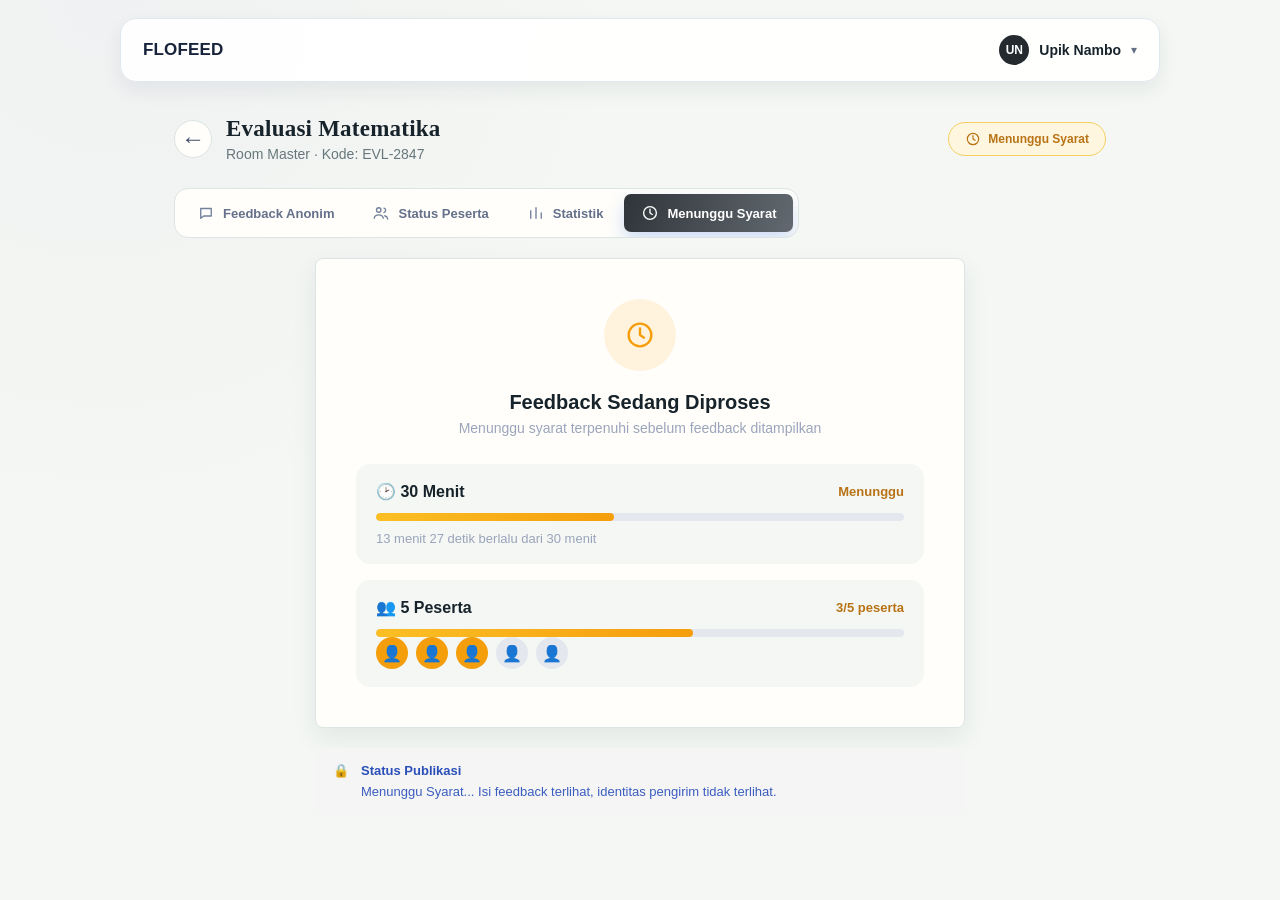
<file: room-master/menunggu-syarat.html>
<!DOCTYPE html>
<html lang="id">
<head>
<meta charset="UTF-8">
<meta name="viewport" content="width=device-width, initial-scale=1.0">
<title>FloFeed - Evaluasi Matematika</title>
<link rel="stylesheet" href="../assets/css/style.css">
</head>
<body>

  <header class="topbar">
    <a class="brand" href="../home.html" aria-label="FloFeed home">
      <span class="brand-name">FloFeed</span>
    </a>

    <details class="account">
      <summary class="account-trigger">
        <span class="avatar">UN</span>
        <span class="account-name">Upik Nambo</span>
        <span class="chevron">&#9662;</span>
      </summary>

      <div class="account-panel">
        <div class="account-info">
          <p class="name">Upik Nambo</p>
          <p class="email">upik@email.com</p>
        </div>
        <div class="account-divider"></div>
        <a class="logout-btn" href="../login.html">Logout</a>
      </div>
    </details>
  </header>

  <main class="room-page">

    <section class="room-heading">
      <a class="room-back" href="../home.html" aria-label="Kembali">&larr;</a>
      <div class="room-title">
        <h1>Evaluasi Matematika</h1>
        <p>Room Master &middot; Kode: EVL-2847</p>
      </div>
      <span class="room-state"><span class="state-icon"><svg viewBox="0 0 24 24" aria-hidden="true"><circle cx="12" cy="12" r="8.5" /><path d="M12 7v5l3 2" /></svg></span>Menunggu Syarat</span>
    </section>

    <nav class="room-tabs" aria-label="Navigasi room">
      <a class="room-tab" href="index.html">
        <span class="tab-icon"><svg viewBox="0 0 24 24" aria-hidden="true"><path d="M5 6h14v10H9l-4 3V6Z" /></svg></span> Feedback Anonim
      </a>
      <a class="room-tab" href="status-peserta.html">
        <span class="tab-icon"><svg viewBox="0 0 24 24" aria-hidden="true"><circle cx="9" cy="8" r="3" /><path d="M3 19c.4-2.8 2.4-4.5 6-4.5s5.6 1.7 6 4.5M16 5.5a3 3 0 0 1 0 5.8M17 15.7c2.3.5 3.6 2 4 4.3" /></svg></span> Status Peserta
      </a>
      <a class="room-tab" href="statistik.html">
        <span class="tab-icon"><svg viewBox="0 0 24 24" aria-hidden="true"><path d="M5 19V9M12 19V5M19 19v-7" /></svg></span> Statistik
      </a>
      <a class="room-tab active" href="menunggu-syarat.html">
        <span class="tab-icon"><svg viewBox="0 0 24 24" aria-hidden="true"><circle cx="12" cy="12" r="8.5" /><path d="M12 7v5l3 2" /></svg></span> Menunggu Syarat
      </a>
    </nav>

    <div class="waiting-card">
      <div class="waiting-icon" aria-hidden="true"><svg viewBox="0 0 24 24"><circle cx="12" cy="12" r="8.5" /><path d="M12 7v5l3 2" /></svg></div>
      <h2 class="waiting-title">Feedback Sedang Diproses</h2>
      <p class="waiting-subtitle">Menunggu syarat terpenuhi sebelum feedback ditampilkan</p>

      <div class="progress-block">
        <div class="progress-head">
          <span class="progress-label"><span class="icon">&#128337;</span> 30 Menit</span>
          <span class="progress-status">Menunggu</span>
        </div>
        <div class="progress-track">
          <div class="progress-fill" style="width: 45%;"></div>
        </div>
        <p class="progress-note">13 menit 27 detik berlalu dari 30 menit</p>
      </div>

      <div class="progress-block">
        <div class="progress-head">
          <span class="progress-label"><span class="icon">&#128101;</span> 5 Peserta</span>
          <span class="progress-status">3/5 peserta</span>
        </div>
        <div class="progress-track">
          <div class="progress-fill" style="width: 60%;"></div>
        </div>
        <div class="participant-avatars">
          <span class="p-avatar filled">&#128100;</span>
          <span class="p-avatar filled">&#128100;</span>
          <span class="p-avatar filled">&#128100;</span>
          <span class="p-avatar empty">&#128100;</span>
          <span class="p-avatar empty">&#128100;</span>
        </div>
      </div>
    </div>

    <div class="status-box">
      <span class="icon">&#128274;</span>
      <div>
        <p class="title">Status Publikasi</p>
        <p class="desc">Menunggu Syarat... Isi feedback terlihat, identitas pengirim tidak terlihat.</p>
      </div>
    </div>

  </main>

</body>
</html>
</file>
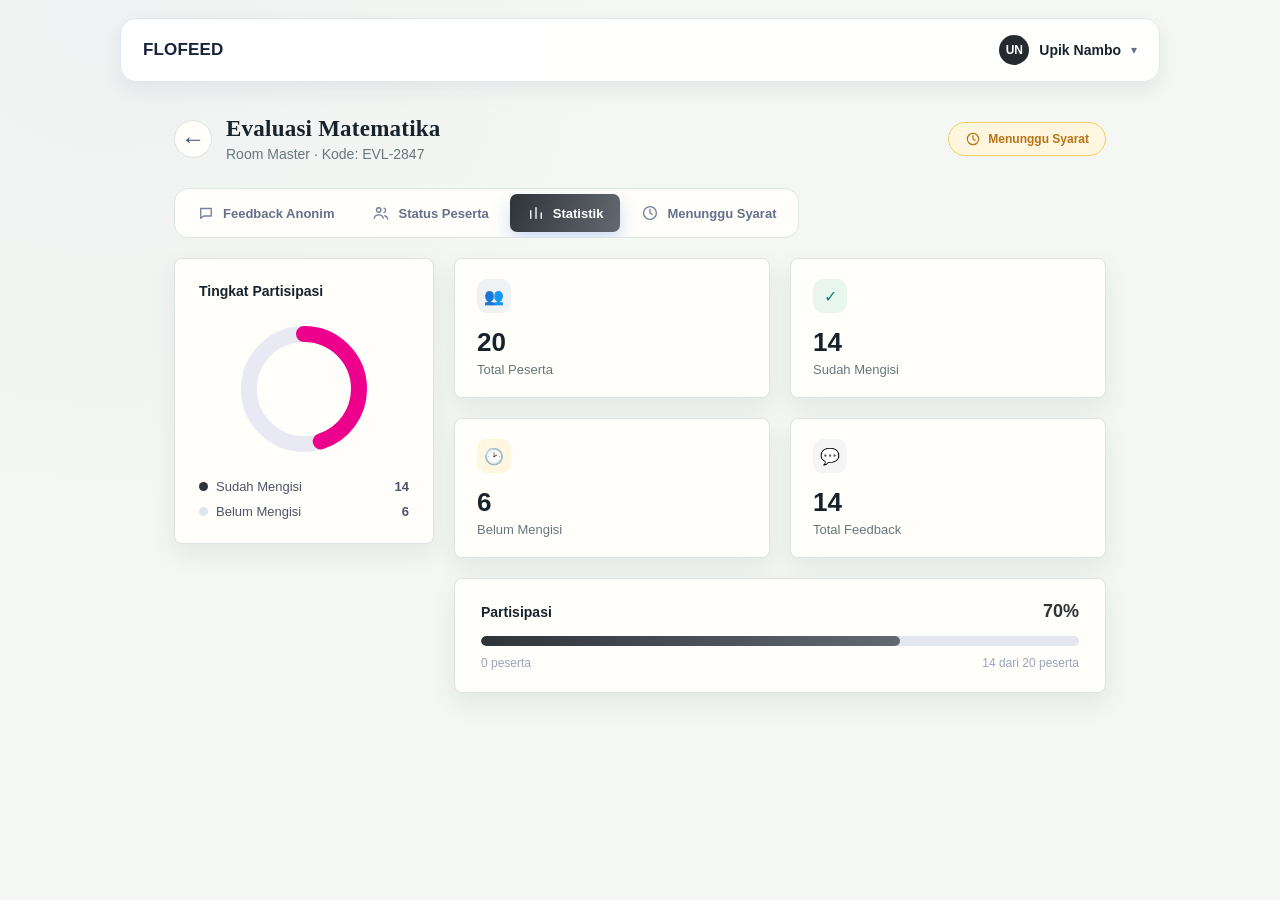
<file: room-master/statistik.html>
<!DOCTYPE html>
<html lang="id">
<head>
<meta charset="UTF-8">
<meta name="viewport" content="width=device-width, initial-scale=1.0">
<title>Evaluasi Matematika - Statistik</title>
<link rel="stylesheet" href="../assets/css/style.css">
</head>
<body>

  <header class="topbar">
    <a class="brand" href="../home.html" aria-label="FloFeed home">
      <span class="brand-name">FloFeed</span>
    </a>
    <details class="account">
      <summary class="account-trigger">
        <span class="avatar">UN</span>
        <span class="account-name">Upik Nambo</span>
        <span class="chevron" aria-hidden="true">&#9662;</span>
      </summary>
      <div class="account-panel">
        <div class="account-info">
          <p class="name">Upik Nambo</p>
          <p class="email">upik@email.com</p>
        </div>
        <div class="account-divider"></div>
        <a class="logout-btn" href="../login.html">Logout</a>
      </div>
    </details>
  </header>

  <main class="room-page">
    <div class="page-header-row">
      <a class="back-btn" href="../home.html" aria-label="Kembali">&larr;</a>
      <div class="page-title-group">
        <h1>Evaluasi Matematika</h1>
        <p>Room Master &middot; Kode: EVL-2847</p>
      </div>
      <span class="status-pill"><span class="state-icon"><svg viewBox="0 0 24 24" aria-hidden="true"><circle cx="12" cy="12" r="8.5" /><path d="M12 7v5l3 2" /></svg></span>Menunggu Syarat</span>
    </div>

    <nav class="room-tabs" aria-label="Navigasi room">
      <a class="room-tab" href="index.html"><span class="tab-icon"><svg viewBox="0 0 24 24" aria-hidden="true"><path d="M5 6h14v10H9l-4 3V6Z" /></svg></span> Feedback Anonim</a>
      <a class="room-tab" href="status-peserta.html"><span class="tab-icon"><svg viewBox="0 0 24 24" aria-hidden="true"><circle cx="9" cy="8" r="3" /><path d="M3 19c.4-2.8 2.4-4.5 6-4.5s5.6 1.7 6 4.5M16 5.5a3 3 0 0 1 0 5.8M17 15.7c2.3.5 3.6 2 4 4.3" /></svg></span> Status Peserta</a>
      <a class="room-tab active" href="statistik.html"><span class="tab-icon"><svg viewBox="0 0 24 24" aria-hidden="true"><path d="M5 19V9M12 19V5M19 19v-7" /></svg></span> Statistik</a>
      <a class="room-tab" href="menunggu-syarat.html"><span class="tab-icon"><svg viewBox="0 0 24 24" aria-hidden="true"><circle cx="12" cy="12" r="8.5" /><path d="M12 7v5l3 2" /></svg></span> Menunggu Syarat</a>
    </nav>

    <!-- Statistics content -->
    <div class="content">
    <!-- Left: Donut chart -->
    <div class="card chart-card">
      <div class="chart-title">Tingkat Partisipasi</div>
      <div class="donut-wrap">
        <svg width="140" height="140" viewBox="0 0 140 140">
          <circle cx="70" cy="70" r="55" fill="none" stroke="#e9e9f3" stroke-width="16" />
          <circle cx="70" cy="70" r="55" fill="none" stroke="#ec008c" stroke-width="16"
                  stroke-dasharray="241.9 345.6" stroke-dashoffset="86.4"
                  stroke-linecap="round" transform="rotate(-90 70 70)" />
        </svg>
      </div>
      <div class="legend">
        <div class="legend-row">
          <div class="legend-label"><span class="dot dot-purple"></span>Sudah Mengisi</div>
          <div class="legend-value">14</div>
        </div>
        <div class="legend-row">
          <div class="legend-label"><span class="dot dot-gray"></span>Belum Mengisi</div>
          <div class="legend-value">6</div>
        </div>
      </div>
    </div>

    <!-- Right column -->
    <div class="right-col">

      <div class="stat-grid">
        <div class="card stat-card">
          <div class="stat-icon icon-purple">&#128101;</div>
          <div class="stat-number">20</div>
          <div class="stat-label">Total Peserta</div>
        </div>
        <div class="card stat-card">
          <div class="stat-icon icon-green">&#10003;</div>
          <div class="stat-number">14</div>
          <div class="stat-label">Sudah Mengisi</div>
        </div>
        <div class="card stat-card">
          <div class="stat-icon icon-yellow">&#128337;</div>
          <div class="stat-number">6</div>
          <div class="stat-label">Belum Mengisi</div>
        </div>
        <div class="card stat-card">
          <div class="stat-icon icon-blue">&#128172;</div>
          <div class="stat-number">14</div>
          <div class="stat-label">Total Feedback</div>
        </div>
      </div>

      <div class="card progress-card">
        <div class="progress-header">
          <div class="progress-title">Partisipasi</div>
          <div class="progress-percent">70%</div>
        </div>
        <div class="progress-bar-bg">
          <div class="progress-bar-fill"></div>
        </div>
        <div class="progress-footer">
          <span>0 peserta</span>
          <span>14 dari 20 peserta</span>
        </div>
      </div>

    </div>

    </div>
  </main>

</body>
</html>
</file>
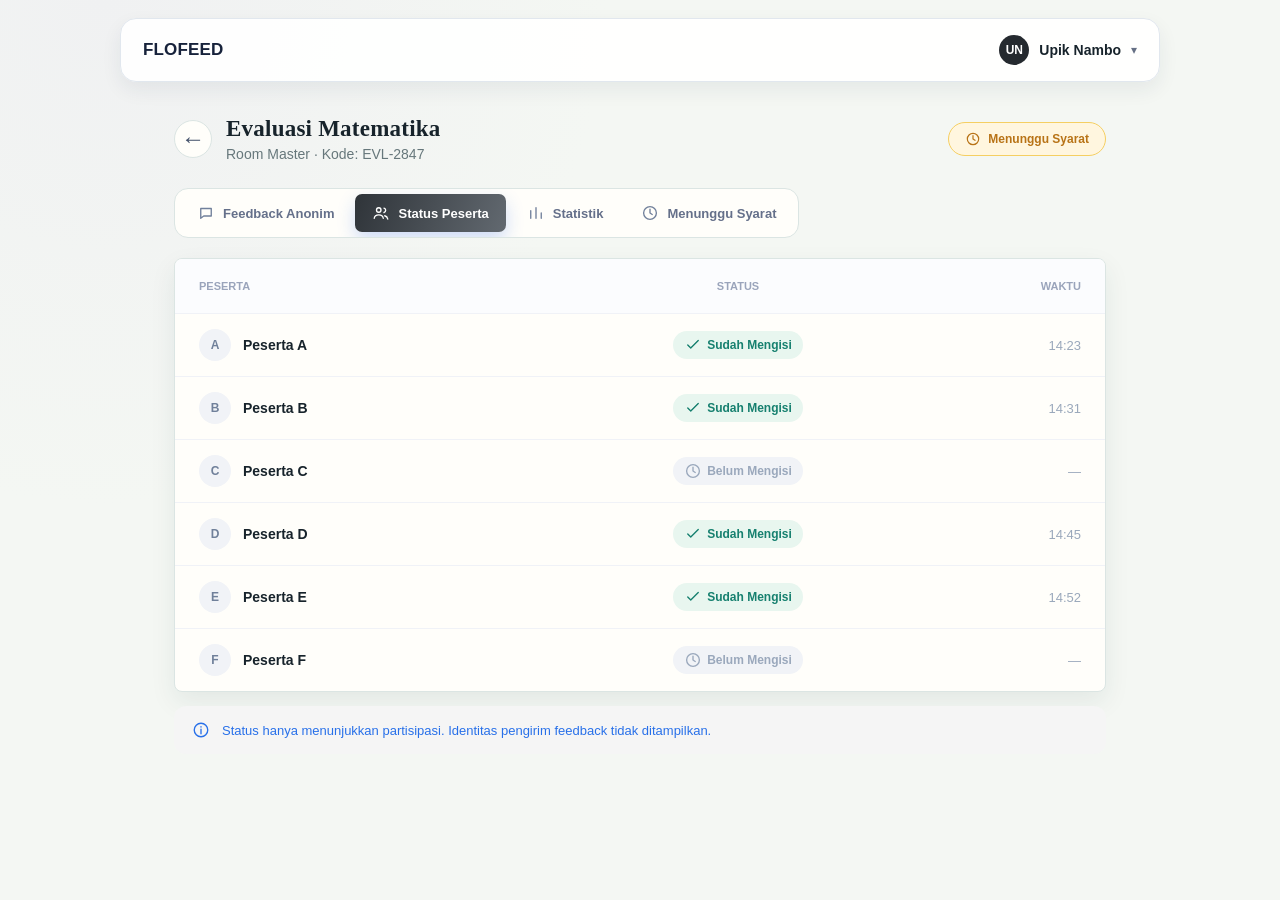
<file: room-master/status-peserta.html>
<!doctype html>
<html lang="id">
  <head>
    <meta charset="utf-8" />
    <meta name="viewport" content="width=device-width, initial-scale=1" />
    <title>Status Peserta - FloFeed</title>
    <link rel="stylesheet" href="../assets/css/style.css" />
  </head>
  <body>
    <header class="topbar">
      <a class="brand" href="../home.html" aria-label="FloFeed home"
        >
		<span class="brand-name">FloFeed</span></a
      >
      <details class="account">
        <summary class="account-trigger">
          <span class="avatar">UN</span
          >
		  <span class="account-name">Upik Nambo</span
          >
  		  <span class="chevron" aria-hidden="true">&#9662;</span>
        </summary>
        <div class="account-panel">
          <div class="account-info">
            <p class="name">Upik Nambo</p>
            <p class="email">upik@email.com</p>
          </div>
          <div class="account-divider"></div>
          <a class="logout-btn" href="../login.html">Logout</a>
        </div>
      </details>
    </header>
    <main class="room-page">
      <section class="room-heading">
        <a class="room-back" href="../home.html" aria-label="Kembali">&larr;</a>
        <div class="room-title">
          <h1>Evaluasi Matematika</h1>
          <p>Room Master &middot; Kode: EVL-2847</p>
        </div>
        <span class="room-state"
          ><span class="state-icon"
            ><svg viewBox="0 0 24 24">
              <circle cx="12" cy="12" r="8.5" />
              <path d="M12 7v5l3 2" /></svg></span
          >Menunggu Syarat</span
        >
      </section>

      <nav class="room-tabs" aria-label="Navigasi room">
        <a class="room-tab" href="index.html"
          >
		  <span class="tab-icon"
            >
			<svg viewBox="0 0 24 24">
              <path d="M5 6h14v10H9l-4 3V6Z" /></svg></span
          >Feedback Anonim</a
        >
        <a class="room-tab active" href="status-peserta.html"
          >
		  <span class="tab-icon"
            >
			<svg viewBox="0 0 24 24">
              <circle cx="9" cy="8" r="3" />
              <path
                d="M3 19c.4-2.8 2.4-4.5 6-4.5s5.6 1.7 6 4.5M16 5.5a3 3 0 0 1 0 5.8M17 15.7c2.3.5 3.6 2 4 4.3"
              /></svg></span
          >Status Peserta</a
        >
        <a class="room-tab" href="statistik.html"
          >
		  <span class="tab-icon"
            >
			<svg viewBox="0 0 24 24">
              <path d="M5 19V9M12 19V5M19 19v-7" /></svg></span
          >Statistik</a
        >
        <a class="room-tab" href="menunggu-syarat.html"
          >
		  <span class="tab-icon"
            >
			<svg viewBox="0 0 24 24">
              <circle cx="12" cy="12" r="8.5" />
              <path d="M12 7v5l3 2" /></svg></span
          >Menunggu Syarat</a
        >
      </nav>

      <section class="participant-card" aria-labelledby="participant-title">
        <div class="participant-head" id="participant-title">
          <span>Peserta</span><span>Status</span><span>Waktu</span>
        </div>
        <div class="participant-row">
          <span class="participant-name"
            >
			<span class="participant-avatar">A</span>Peserta A</span
          >
		  <span class="status-badge complete"
            >
			<svg viewBox="0 0 24 24"><path d="m5 12 4 4L19 6" /></svg>Sudah
            Mengisi</span
          ><time>14:23</time>
        </div>
        <div class="participant-row">
          <span class="participant-name"
            >
			<span class="participant-avatar">B</span>Peserta B</span
          >
		  <span class="status-badge complete"
            ><svg viewBox="0 0 24 24"><path d="m5 12 4 4L19 6" /></svg>Sudah
            Mengisi</span
          >
		  <time>14:31</time>
        </div>
        <div class="participant-row">
          <span class="participant-name"
            >
			<span class="participant-avatar">C</span>Peserta C</span
          >
		  <span class="status-badge pending"
            >
			<svg viewBox="0 0 24 24">
              <circle cx="12" cy="12" r="8.5" />
              <path d="M12 7v5l3 2" /></svg
            >Belum Mengisi</span
          >
		  <time>&mdash;</time>
        </div>
        <div class="participant-row">
          <span class="participant-name"
            >
			<span class="participant-avatar">D</span>Peserta D</span
          >
		  <span class="status-badge complete"
            >
			<svg viewBox="0 0 24 24"><path d="m5 12 4 4L19 6" /></svg>Sudah
            Mengisi</span
          >
		  <time>14:45</time>
        </div>
        <div class="participant-row">
          <span class="participant-name"
            >
			<span class="participant-avatar">E</span>Peserta E</span
          >
		  <span class="status-badge complete"
            >
			<svg viewBox="0 0 24 24"><path d="m5 12 4 4L19 6" /></svg>Sudah
            Mengisi</span
          >
		  <time>14:52</time>
        </div>
        <div class="participant-row">
          <span class="participant-name"
            >
			<span class="participant-avatar">F</span>Peserta F</span
          >
		  <span class="status-badge pending"
            >
			<svg viewBox="0 0 24 24">
              <circle cx="12" cy="12" r="8.5" />
              <path d="M12 7v5l3 2" /></svg
            >Belum Mengisi</span
          >
		  <time>&mdash;</time>
        </div>
      </section>

      <div class="privacy-note">
        <span class="note-icon"
          >
		  <svg viewBox="0 0 24 24">
            <circle cx="12" cy="12" r="9" />
            <path d="M12 11v6M12 7.5v.5" /></svg></span
        >Status hanya menunjukkan partisipasi. Identitas pengirim feedback tidak
        ditampilkan.
      </div>
    </main>
  </body>
</html>
</file>
<file: assets/css/style.css>
/* FloFeed shared design system */
:root {
	--ink: #111827;
	--muted: #68718a;
	--line: #e5e8f1;
	--purple: #ec008c;
	--blue: #f33ba7;
	--purple-soft: #fff0f8;
	--blue-soft: #f2f5f9;
	--green: #ec008c;
	--green-soft: #fff0f8;
	--amber: #c9780b;
	--amber-soft: #fffdf4;
	--surface: #ffffff;
	--page-bg: #fbfcfe;
	--shadow: 0 5px 15px #25304712;
	--shadow-button: 0 6px 14px #ec008c35;
	--radius-card: 14px;
	--radius-control: 10px;
}

* { box-sizing: border-box; }

html, body, * {
	scrollbar-width: none;
}

html::-webkit-scrollbar,
body::-webkit-scrollbar,
*::-webkit-scrollbar {
	display: none;
	width: 0;
	height: 0;
}

html, body { min-height: 100%; margin: 0; }

body {
	background: var(--page-bg);
	color: var(--ink);
	font-family: "Segoe UI", Tahoma, sans-serif;
	overflow-x: hidden;
}

button, input, textarea, a { font: inherit; }

.topbar, .header {
	display: flex;
	align-items: center;
	justify-content: space-between;
	min-height: 58px;
	padding: 0 20px;
	border-bottom: 1px solid #edf0f7;
	background: var(--surface);
}

.brand, .header-left, .account-trigger, .header-right {
	display: flex;
	align-items: center;
}

.brand { gap: 10px; text-decoration: none; }
.header-left { gap: 14px; }
.header-right { display: flex; align-items: center; gap: 10px; }

.brand-name, .logo-text {
	color: var(--purple);
	font-size: 23px;
	font-weight: 700;
}

.main-nav {
	display: flex;
	align-items: center;
	gap: 8px;
}

.nav-link {
	display: inline-flex;
	align-items: center;
	justify-content: center;
	padding: 8px 12px;
	border-radius: 10px;
	color: var(--muted);
	font-size: 14px;
	font-weight: 600;
	text-decoration: none;
	transition: all 0.2s ease;
}

.nav-link:hover,
.nav-link.active,
body.home .home-link,
body.room-view .room-link {
	background: var(--purple-soft);
	color: var(--purple);
}

.account { position: relative; }
.account-trigger { gap: 10px; cursor: pointer; list-style: none; user-select: none; }
.account-trigger::-webkit-details-marker { display: none; }
.avatar {
	display: grid;
	place-items: center;
	width: 30px;
	height: 30px;
	border-radius: 50%;
	background: var(--purple);
	color: #fff;
	font-size: 12px;
	font-weight: 700;
}
.account-name, .user-name { font-size: 14px; font-weight: 600; }
.chevron, .dropdown-arrow { color: #667085; font-size: 12px; }
.account[open] .chevron { transform: rotate(180deg); }

.account-panel {
	position: absolute;
	z-index: 20;
	top: calc(100% + 10px);
	right: 0;
	width: 240px;
	overflow: hidden;
	border: 1px solid var(--line);
	border-radius: var(--radius-card);
	background: var(--surface);
	box-shadow: 0 12px 30px #26305a18;
}
.account-info { padding: 18px 20px; }
.account-info p { margin: 0; }
.account-info .name { margin-bottom: 4px; font-weight: 700; }
.account-info .email { color: var(--muted); font-size: 13px; }
.account-divider { height: 1px; background: var(--line); }
.logout-btn {
	display: inline-flex;
	align-items: center;
	justify-content: center;
	padding: 8px 12px;
	border: 1px solid #f7d8e8;
	border-radius: 10px;
	background: #ffe9f4;
	color: #d94c99;
	cursor: pointer;
	font-size: 14px;
	font-weight: 600;
	text-align: center;
	text-decoration: none;
	transition: all 0.2s ease;
}
.logout-btn.compact { margin-right: 4px; }
.logout-btn:hover {
	background: #ffdbea;
	transform: translateY(-1px);
}

.page, .room-page {
	width: min(calc(100% - 48px), 932px);
	margin: 34px auto 42px;
}
.answer-page { max-width: 800px; }
.room-page { max-width: 1040px; }
.room-page .content { padding-right: 0; padding-left: 0; }
.room-page .feedback-grid { width: 100%; }
.page-header, .page-header-row, .room-heading, .page-heading {
	display: flex;
	align-items: center;
	gap: 14px;
	margin-bottom: 26px;
}
.page-title-group, .room-title { flex: 1; }
.page-title-group h1, .room-title h1, .page-heading h1 { margin: 0; font-size: 23px; font-weight: 700; }
.page-title-group p, .room-title p, .page-heading p { margin: 4px 0 0; color: #9aa4bb; font-size: 14px; }

.home-page { max-width: 1040px; margin: 0 auto; padding: 48px 24px 64px; }
.welcome { margin-bottom: 26px; }
.welcome h1 { margin: 0 0 5px; font-size: 32px; }
.welcome p { margin: 0; color: var(--muted); font-size: 16px; }

.rooms-page {
	width: 100%;
	max-width: 1040px;
	margin: 0 auto;
	padding: 48px 24px 64px;
}
.rooms-page .welcome {
	margin-bottom: 26px;
}
.room-management-header {
	display: flex;
	align-items: center;
	justify-content: space-between;
	gap: 24px;
}
.room-management-copy {
	min-width: 0;
}
.room-management-header .create-room-btn {
	flex: 0 0 auto;
	margin: 0;
}
.rooms-page .card,
.rooms-page .rooms-list-card {
	margin-top: 0;
}
.back-btn, .room-back {
	display: grid;
	place-items: center;
	width: 38px;
	height: 38px;
	flex-shrink: 0;
	border: 0;
	border-radius: 50%;
	background: var(--surface);
	color: #42506a;
	cursor: pointer;
	font-size: 24px;
	line-height: 1;
	text-decoration: none;
	box-shadow: 0 4px 12px #26305a18;
}
.back-btn:hover, .room-back:hover { background: #f1f3f7; }
.room-state, .status-pill, .badge-pending {
	display: inline-flex;
	align-items: center;
	gap: 7px;
	padding: 8px 16px;
	border: 1px solid #f5cf62;
	border-radius: 20px;
	background: var(--amber-soft);
	color: var(--amber);
	font-size: 12px;
	font-weight: 700;
	white-space: nowrap;
}
.state-icon { display: grid; place-items: center; }
.state-icon svg { width: 16px; height: 16px; fill: none; stroke: currentColor; stroke-linecap: round; stroke-linejoin: round; stroke-width: 1.8; }

.room-tabs, .tabs {
	display: flex;
	align-items: center;
	width: fit-content;
	max-width: 100%;
	gap: 4px;
	margin-bottom: 20px;
	padding: 5px;
	border: 1px solid #eef0f5;
	border-radius: 14px;
	background: var(--surface);
	box-shadow: var(--shadow);
}
.room-tabs { overflow-x: auto; scrollbar-width: none; }
.room-tabs::-webkit-scrollbar { display: none; }
.room-tab, .tab {
	display: inline-flex;
	align-items: center;
	gap: 8px;
	min-height: 38px;
	padding: 0 17px;
	border: 0;
	border-radius: var(--radius-control);
	background: transparent;
	color: #65708a;
	cursor: pointer;
	font-size: 13px;
	font-weight: 600;
	text-decoration: none;
	white-space: nowrap;
}
.room-tab:hover, .tab:hover { background: #f1f3f7; }
.room-tab.active, .tab-active, .tab.active {
	background: linear-gradient(100deg, var(--purple), var(--blue));
	color: #fff;
	box-shadow: var(--shadow-button);
}
.tab-icon { display: grid; place-items: center; color: #71809b; }
.tab-icon svg, .status-badge svg, .privacy-note svg, .rule-icon svg, .flow-icon svg, .privacy-icon svg { width: 18px; height: 18px; fill: none; stroke: currentColor; stroke-linecap: round; stroke-linejoin: round; stroke-width: 1.8; }
.room-tab.active .tab-icon, .tab-active .tab-icon, .tab.active .tab-icon { color: #fff; }

.card, .participant-card, .feedback-card, .chart-card, .stat-card, .progress-card, .waiting-card, .example-card, .rules-card {
	border: 1px solid #eef0f5;
	border-radius: var(--radius-card);
	background: var(--surface);
	box-shadow: var(--shadow);
}

/* Feedback master room */
.feedback-grid { display: grid; grid-template-columns: 1fr 1fr; gap: 16px; }
.feedback-card { padding: 18px; }
.feedback-list-card { padding: 18px 20px; }
.feedback-list-head { display: flex; align-items: center; justify-content: space-between; gap: 12px; }
.feedback-list-head h2 { margin: 0; font-size: 15px; }
.feedback-preview { margin: 12px 0 16px; color: #4b556b; font-size: 14px; }
.feedback-meta { color: #9aa4bb; font-size: 12px; }
.feedback-answer-link { display: inline-flex; align-items: center; gap: 6px; color: #9aa4bb; font-size: 12px; text-decoration: none; }
.feedback-answer-link:hover { color: var(--purple); }
.feedback-answer-link svg { width: 17px; height: 17px; fill: none; stroke: currentColor; stroke-linecap: round; stroke-linejoin: round; stroke-width: 1.8; }
.feedback-head { display: flex; justify-content: space-between; margin-bottom: 14px; }
.feedback-author { display: flex; align-items: center; gap: 10px; }
.author-avatar { display: grid; place-items: center; width: 34px; height: 34px; border-radius: 50%; background: #f1f3f7; color: #70809a; }
.author-name, .author-time { margin: 0; }
.author-name { font-size: 14px; font-weight: 700; }
.author-time { margin-top: 2px; color: #9aa4bb; font-size: 12.5px; }
.status-dot { display: grid; place-items: center; width: 20px; height: 20px; border-radius: 50%; background: var(--green-soft); color: var(--green); }
.feedback-body { padding: 14px 16px; border-radius: 12px; background: var(--green-soft); font-size: 14px; line-height: 1.5; }

/* Participant table */
.participant-card { overflow: hidden; }
.participant-head, .participant-row { display: grid; grid-template-columns: 1.15fr 1fr .55fr; align-items: center; }
.participant-head { min-height: 54px; padding: 0 24px; background: #fbfcfe; color: #9aa4bb; font-size: 11px; font-weight: 700; text-transform: uppercase; }
.participant-head span:nth-child(2), .participant-row > .status-badge { justify-self: center; }
.participant-head span:last-child, .participant-row time { justify-self: end; }
.participant-row { min-height: 63px; padding: 0 24px; border-top: 1px solid #f0f2f7; font-size: 14px; }
.participant-name { display: inline-flex; align-items: center; gap: 12px; font-weight: 600; }
.participant-avatar { display: grid; place-items: center; width: 32px; height: 32px; border-radius: 50%; background: #f1f3f7; color: #70809a; font-size: 12px; }
.status-badge { display: inline-flex; align-items: center; gap: 5px; padding: 5px 11px; border-radius: 20px; font-size: 12px; font-weight: 600; }
.status-badge.complete { background: var(--green-soft); color: var(--green); }
.status-badge.pending { background: #f1f3f7; color: #9aa8bc; }
.participant-row time { color: #9aa8bb; font-size: 13px; }
.note-icon { display: grid; place-items: center; color: #2870e9; }
.privacy-note, .status-box { display: flex; align-items: center; gap: 12px; margin-top: 14px; padding: 15px 18px; border-radius: 12px; background: var(--blue-soft); color: #2870e9; font-size: 13px; }

/* Shared controls and create/jawab layouts */
.page:has(.question-card) { max-width: 800px; }
.question-card, .page > .card { padding: 24px; margin-bottom: 20px; }
.answer-page form > .card { padding: 24px; margin-bottom: 20px; }
.field-label { display: block; margin-bottom: 10px; font-size: 14px; font-weight: 700; }
.text-input, .answer-box { width: 100%; border: 1px solid #dfe3eb; border-radius: var(--radius-control); background: #fafbfe; color: var(--ink); outline: none; font-family: inherit; }
.text-input { padding: 13px 16px; font-size: 14px; }
.page #judul-room { margin-bottom: 24px; }
#question-list { margin-top: 8px; }
.answer-box { height: 70px; padding: 12px; resize: none; font-size: 14px; }
.text-input:focus, .answer-box:focus { border-color: var(--purple); background: #fff; box-shadow: 0 0 0 3px #ec008c24; }
.text-input + .text-input { margin-top: 12px; }
.question-head, .question-header { display: flex; align-items: center; gap: 10px; margin-bottom: 14px; }
.remove-question { display: grid; place-items: center; width: 28px; height: 28px; margin-left: 4px; border: 0; border-radius: 50%; background: #fff0f0; color: #b42318; cursor: pointer; font-size: 20px; line-height: 1; }
.remove-question:hover { background: #fecdca; }
.pill, .badge-anonim { display: inline-flex; align-items: center; padding: 6px 12px; border-radius: 20px; font-size: 12px; font-weight: 700; }
.pill-purple { background: var(--purple-soft); color: var(--purple); }
.pill-grey { margin-left: auto; background: #f1f3f7; color: #65708a; }
.question-number { display: grid; place-items: center; width: 28px; height: 28px; border-radius: 50%; background: #1d4ed8; color: #fff; font-size: 13px; font-weight: 700; }
.question-text, .title-main { font-size: 15px; font-weight: 700; }
.title-card { display: flex; align-items: center; justify-content: space-between; }
.answer-page .title-card { gap: 16px; }
.title-sub { margin-top: 4px; color: #9aa4bb; font-size: 13px; }
.badge-anonim { display: inline-flex; align-items: center; gap: 6px; background: var(--green-soft); color: var(--green); white-space: nowrap; }
.badge-anonim svg, .notice svg { width: 17px; height: 17px; flex-shrink: 0; fill: none; stroke: currentColor; stroke-linecap: round; stroke-linejoin: round; stroke-width: 1.8; }
.notice { display: flex; align-items: center; gap: 8px; padding: 12px 16px; border: 1px solid #e8e2ff; border-radius: 11px; background: var(--purple-soft); color: var(--purple); font-size: 13px; }
.answer-page .notice { margin-bottom: 20px; }
.button-row, .actions { display: flex; gap: 16px; }
.button-row { padding-bottom: 40px; }
.btn { display: inline-flex; align-items: center; justify-content: center; min-height: 48px; flex: 1; padding: 0 18px; border: 1px solid transparent; border-radius: var(--radius-control); cursor: pointer; font-size: 14px; font-weight: 700; text-decoration: none; }
.btn-primary, .btn-submit { background: linear-gradient(100deg, var(--purple), var(--blue)); color: #fff; box-shadow: var(--shadow-button); }
.btn-secondary, .btn-cancel { border-color: #dfe3ec; background: #fff; color: #4b556b; }
.btn:hover { filter: brightness(1.03); }
.thank-you-page { max-width: 800px; }
.thank-you-card { max-width: 560px; margin: 74px auto 0; padding: 48px 32px; text-align: center; }
.thank-you-icon { display: grid; place-items: center; width: 68px; height: 68px; margin: 0 auto 22px; border-radius: 50%; background: var(--green-soft); color: var(--green); font-size: 32px; font-weight: 700; }
.thank-you-card h1 { margin: 0; font-size: 24px; }
.thank-you-card p { margin: 10px 0 28px; color: var(--muted); font-size: 14px; }
.thank-you-card .btn { width: 100%; }
.add-question-btn { width: 100%; margin-bottom: 28px; padding: 16px; border: 1.5px dashed #cfd5e2; border-radius: var(--radius-control); background: transparent; color: #65708a; cursor: pointer; font-weight: 600; transition: all 0.2s ease; }
.add-question-btn:hover { border-color: var(--purple); background: var(--purple-soft); color: var(--purple); transform: translateY(-1px); }

/* Waiting state */
.waiting-card { max-width: 650px; margin: 0 auto; padding: 40px; }
.waiting-icon { display: grid; place-items: center; width: 72px; height: 72px; margin: 0 auto 20px; border-radius: 50%; background: #fff3de; color: #f59e0b; font-size: 30px; }
.waiting-icon svg { width: 32px; height: 32px; fill: none; stroke: currentColor; stroke-linecap: round; stroke-linejoin: round; stroke-width: 1.8; }
.waiting-title { margin: 0 0 6px; text-align: center; font-size: 20px; }
.waiting-subtitle { margin: 0 0 28px; color: #9aa4bb; text-align: center; font-size: 14px; }
.progress-block { margin-bottom: 16px; padding: 18px 20px; border-radius: 14px; background: var(--page-bg); }
.progress-block:last-child { margin-bottom: 0; }
.progress-head, .progress-header, .progress-footer { display: flex; align-items: center; justify-content: space-between; }
.progress-head { margin-bottom: 12px; }
.progress-label { font-weight: 700; }
.progress-status { color: var(--amber); font-size: 13px; font-weight: 700; }
.progress-track, .progress-bar-bg { height: 8px; overflow: hidden; border-radius: 999px; background: #e4e7ee; }
.progress-fill, .progress-bar-fill { height: 100%; border-radius: inherit; background: linear-gradient(90deg, #fbbf24, #f59e0b); }
.progress-note { margin: 10px 0 0; color: #9aa4bb; font-size: 13px; }
.participant-avatars { display: flex; gap: 8px; }
.p-avatar { display: grid; place-items: center; width: 32px; height: 32px; border-radius: 50%; }
.p-avatar.filled { background: #f59e0b; color: #fff; }
.p-avatar.empty { background: #e4e7ee; color: #a9a9b8; }
.status-box { max-width: 650px; margin: 20px auto 0; align-items: flex-start; }
.status-box .title { margin: 0 0 4px; color: #2a4fb8; font-weight: 700; }
.status-box .desc { margin: 0; color: #3b5dbf; line-height: 1.5; }
/* Statistics layout */
.content { display: flex; align-items: flex-start; gap: 20px; padding: 0 32px 32px; }
.chart-card { width: 260px; padding: 24px; }
.chart-title { margin-bottom: 20px; font-size: 14px; font-weight: 700; }
.donut-wrap { display: flex; justify-content: center; margin-bottom: 20px; }
.legend { display: flex; flex-direction: column; gap: 10px; }
.legend-row { display: flex; align-items: center; justify-content: space-between; color: #4b556b; font-size: 13px; }
.legend-label { display: flex; align-items: center; gap: 8px; }
.dot { width: 9px; height: 9px; border-radius: 50%; }
.dot-purple { background: var(--purple); }
.dot-gray { background: #e0e4ed; }
.legend-value { font-weight: 700; }
.right-col { display: flex; flex: 1; flex-direction: column; gap: 20px; }
.stat-grid { display: grid; grid-template-columns: 1fr 1fr; gap: 20px; }
.feedback-summary { grid-template-columns: repeat(3, minmax(0, 1fr)); margin-bottom: 20px; gap: 12px; }
.feedback-summary .stat-card { display: grid; grid-template-columns: 30px 1fr; grid-template-rows: auto auto; align-items: center; column-gap: 14px; padding: 9px 14px; }
.feedback-summary .stat-icon { grid-row: 1 / span 2; width: 30px; height: 30px; margin-bottom: 0; font-size: 12px; }
.feedback-summary .stat-icon svg { width: 20px; height: 20px; fill: none; stroke: currentColor; stroke-linecap: round; stroke-linejoin: round; stroke-width: 1.8; }
.feedback-summary .stat-number { font-size: 20px; }
.feedback-summary .stat-label { margin-top: 0; }
.feedback-section-title { display: flex; align-items: center; gap: 8px; margin: 0 0 12px; font-size: 18px; }
.feedback-title-mark { width: 4px; height: 20px; border-radius: 999px; background: var(--purple); }
.feedback-answer-question { margin-bottom: 24px; padding: 22px 24px; }
.feedback-answer-label { margin-bottom: 8px; color: var(--purple); font-size: 12px; font-weight: 700; text-transform: uppercase; }
.feedback-answer-question h2 { max-width: 720px; margin: 0 0 14px; font-size: 19px; line-height: 1.45; }
.feedback-answer-count { color: var(--muted); font-size: 13px; }
.feedback-responses { display: flex; flex-direction: column; gap: 12px; }
.feedback-responses .feedback-section-title { margin-bottom: 4px; }
.feedback-response { padding: 16px 20px; }
.feedback-response-number { margin-bottom: 8px; color: var(--purple); font-size: 12px; font-weight: 700; }
.feedback-response p { margin: 0; color: #4b556b; font-size: 14px; line-height: 1.5; }
.stat-card { padding: 20px 22px; }
.stat-icon { display: grid; place-items: center; width: 34px; height: 34px; margin-bottom: 14px; border-radius: 10px; font-size: 16px; }
.icon-purple { background: var(--purple-soft); color: var(--purple); }
.icon-green { background: var(--green-soft); color: var(--green); }
.icon-pink { background: var(--purple); color: #fff; }
.icon-yellow { background: #fff6e0; color: #d6a51a; }
.icon-blue { background: var(--blue-soft); color: var(--blue); }
.stat-number { font-size: 26px; font-weight: 700; }
.stat-label { margin-top: 4px; color: #9aa4bb; font-size: 13px; }
.progress-card { padding: 22px 26px; }
.progress-title { font-size: 14px; font-weight: 700; }
.progress-percent { color: var(--purple); font-size: 18px; font-weight: 700; }
.progress-bar-bg { height: 10px; margin-top: 14px; }
.progress-bar-fill { width: 70%; background: linear-gradient(90deg, var(--purple), var(--blue)); }
.progress-footer { margin-top: 10px; color: #9aa4bb; font-size: 12px; }

/* Publication page keeps its existing layout, but uses shared surfaces. */
.publication-page { display: flex; flex-direction: column; width: min(calc(100% - 48px), 1000px); min-height: calc(100vh - 58px); margin: 21px auto 30px; }
.publication-page .notice { display: flex; align-items: center; gap: 17px; margin-bottom: 9px; min-height: 49px; padding: 10px 24px; }
.rules-card { display: grid; grid-template-columns: minmax(0, 1fr) 80px minmax(0, 1fr); align-items: center; gap: 16px; border: 0; background: transparent; box-shadow: none; }
.rule { display: flex; align-items: flex-start; gap: 17px; min-height: 204px; padding: 16px 20px 20px; border: 1px solid #eef0f5; border-radius: var(--radius-card); background: #fff; box-shadow: var(--shadow); }
.rule-icon, .flow-icon, .privacy-icon { display: grid; place-items: center; flex-shrink: 0; border-radius: 12px; background: var(--purple); color: #fff; }
.rule-icon { width: 48px; height: 48px; }
.rule-icon.blue, .flow-icon.blue { background: var(--blue); }
.flow-icon.green { background: var(--green); }
.rule-copy h2, .example-card h2, .privacy-card h2 { margin: 10px 0 12px; font-size: 16px; }
.rule-copy p, .flow-item p, .privacy-card p { color: var(--muted); line-height: 1.65; }
.rule-copy p { max-width: 255px; margin: 14px 0 0; font-size: 14px; }
.rule-copy b { color: var(--purple); }
.stepper { display: flex; width: 205px; height: 48px; overflow: hidden; border: 1px solid #dfe3eb; border-radius: var(--radius-control); }
.stepper button, .stepper strong { display: grid; place-items: center; width: 56px; border: 0; background: #fff; color: var(--ink); font-size: 20px; }
.stepper strong { flex: 1; border-right: 1px solid #dfe3eb; border-left: 1px solid #dfe3eb; color: var(--purple); font-size: 27px; }
.or-badge { align-self: center; justify-self: center; padding: 11px 14px; border: 1px solid #e7e0ff; border-radius: var(--radius-control); background: var(--purple-soft); color: var(--purple); font-size: 12px; font-weight: 700; }
.example-card { margin-top: 8px; padding: 18px 24px 20px; }
.example-flow { display: grid; grid-template-columns: minmax(0, 1fr) 36px minmax(0, 1fr) 78px minmax(0, 1fr); align-items: center; gap: 14px; }
.flow-item { display: flex; align-items: center; gap: 10px; }
.flow-icon { width: 54px; height: 54px; border-radius: 50%; }
.flow-item b { display: block; font-size: 14px; }
.flow-item p { margin: 6px 0 0; font-size: 13px; }
.flow-arrow { color: var(--purple); font-size: 29px; text-align: center; }
.privacy-card { display: flex; align-items: flex-start; gap: 12px; margin-top: 8px; padding: 15px 20px; border: 1px solid #e8e2ff; border-radius: 11px; background: var(--blue-soft); }
.privacy-icon { width: 43px; height: 43px; background: var(--purple); clip-path: polygon(50% 0,94% 16%,94% 70%,50% 100%,6% 70%,6% 16%); }
.privacy-card h2 { margin: 2px 0 6px; }
.privacy-card p { margin: 3px 0; font-size: 14px; }
.publication-page .actions { position: sticky; bottom: 0; z-index: 1; display: grid; grid-template-columns: 1fr 1.35fr; margin: auto -1px -30px; padding: 12px 1px 30px; background: var(--page-bg); }

/* Home keeps its grid and spacing structure. */
.home-page { max-width: 1040px; margin: 0 auto; padding: 48px 24px 64px; }
.history-page { max-width: 800px; }
.history-list-card { padding: 24px; }
.history-list-card .section-title { margin-bottom: 10px; }
.history-list-card .list-item { min-height: 62px; }
.rooms-page { max-width: 1040px; }
.rooms-list-card { display: flex; flex-direction: column; padding: 24px; }
.rooms-list-card:has(.empty-state) { min-height: 240px; }
.rooms-list-card .section-title { margin-bottom: 10px; }
.rooms-list-card .list-item { min-height: 68px; }
.welcome { margin-bottom: 26px; }
.welcome h1 { margin: 0 0 5px; font-size: 28px; }
.welcome p { margin: 0; color: var(--muted); font-size: 16px; }
.home-grid, .home-lower { display: grid; grid-template-columns: 1fr; gap: 16px; align-items: stretch; }
.home-lower {
	margin-top: 16px;
}
.join-card, .history-card, .rooms-list-card { padding: 24px; }
.join-card { min-height: 170px; }
.history-card { display: flex; flex-direction: column; min-height: 240px; }
.empty-state { display: grid; flex: 1; place-items: center; margin: 0; color: var(--muted); text-align: center; }
.card-heading, .section-title { display: flex; align-items: center; justify-content: space-between; margin: 0 0 12px; font-size: 22px; font-weight: 800; }
.card-heading { justify-content: flex-start; gap: 8px; }
.card-heading .symbol, .section-link { color: var(--purple); }
.card-description { margin: 0 0 18px; color: #9aa4bb; font-size: 14px; }
.join-form { display: flex; flex-direction: column; gap: 12px; margin-top: auto; }
.home-page .text-input { padding: 15px 16px; font-size: 15px; height: 52px; }
.home-page .btn-primary { width: auto; align-self: flex-start; padding: 12px 22px; font-size: 15px; min-height: 44px; }
.create-room-btn {
	min-width: 110px;
	padding: 14px 20px;
	font-size: 16px;
	min-height: 48px;
	margin-top: 6px;
}
.section-link { font-size: 12px; text-decoration: none; }
.list-item { display: flex; align-items: center; gap: 12px; min-height: 68px; padding: 10px 0; border-bottom: 1px solid #f0f2f7; }
.list-item:last-child { border-bottom: 0; }
.list-item { color: inherit; text-decoration: none; }
.list-item:hover { background: #fcf4fa; }
.rooms-list-card .list-item > .btn,
.rooms-list-card .list-item > form { flex: 0 0 70px; width: 70px; }
.rooms-list-card .list-item > form { margin: 0; }
.rooms-list-card .list-item > form .btn { width: 100%; }
.status-icon, .room-icon { display: grid; place-items: center; flex-shrink: 0; width: 26px; height: 26px; border-radius: 50%; background: var(--green-soft); color: var(--green); font-size: 13px; font-weight: 800; }
.status-icon svg, .item-result svg { width: 15px; height: 15px; fill: none; stroke: currentColor; stroke-linecap: round; stroke-linejoin: round; stroke-width: 1.8; }
.status-icon.pending { background: #fff8e8; color: var(--amber); }
.room-icon { border-radius: 7px; background: var(--purple); color: #fff; }
.item-copy { min-width: 0; flex: 1; }
.item-title, .item-subtitle { margin: 0; }
.item-title { font-size: 16px; font-weight: 700; }
.rooms-list-card .item-title a { color: #111827; text-decoration: none; }
.item-subtitle { margin-top: 2px; color: #9aa4bb; font-size: 12px; }
.item-result { display: inline-flex; align-items: center; gap: 4px; color: var(--green); font-size: 12px; font-weight: 700; white-space: nowrap; }
.item-result.pending { color: var(--amber); }
.room-card-link { color: #9aa4bb; font-size: 22px; text-decoration: none; }

/* Login uses the shared surface and controls without changing its centered layout. */
.login-page { display: grid; place-items: center; width: min(100%, 440px); min-height: 100vh; padding: 24px; }
body:has(.login-page) { background: linear-gradient(135deg, #fff0f8, #fbfcfe); }
.login-page .card { width: 100%; padding: 32px 28px; }
.form-title { margin: 0 0 10px; font-size: 34px; line-height: 1.15; }
.form-sub { margin: 0 0 28px; color: var(--muted); line-height: 1.6; }
.login-page form { display: flex; flex-direction: column; gap: 18px; }
.input-row { display: flex; flex-direction: column; gap: 8px; }
.meta { display: flex; align-items: center; justify-content: space-between; gap: 12px; margin-top: 4px; color: var(--muted); font-size: 13px; }
.meta label { display: inline-flex; align-items: center; gap: 8px; }
.meta a, .footer-note a { color: var(--purple); font-weight: 600; text-decoration: none; }
.login-page .actions { margin-top: 8px; }
.footer-note { margin: 24px 0 0; color: var(--muted); text-align: center; font-size: 14px; }

/* Intro page */
.intro-page { position: relative; display: flex; flex-direction: column; align-items: center; min-height: 100vh; overflow: hidden; padding: 0 20px 90px; background: #fbfcfe; }
.intro-page::before, .intro-page::after { position: absolute; top: 0; width: 22%; height: 100%; background-image: radial-gradient(#dfe4ec 1.5px, transparent 1.5px); background-size: 22px 22px; content: ""; opacity: .7; }
.intro-page::before { left: 0; }
.intro-page::after { right: 0; }
.intro-hero, .intro-how { position: relative; z-index: 1; width: min(100%, 850px); text-align: center; }
.intro-hero { padding: 84px 20px 0; }
.intro-brand { margin: 0 0 40px; color: var(--ink); font-size: 23px; font-weight: 800; }
.intro-hero h1 { max-width: 800px; margin: 0 auto 18px; color: var(--ink); font-size: clamp(34px, 6vw, 64px); line-height: 1.08; }
.intro-hero h1 span { color: #ec008c; }
.intro-description { max-width: 620px; margin: 0 auto 30px; color: var(--muted); font-size: 17px; line-height: 1.65; }
.intro-login { width: 168px; margin: 0 auto; background: #ec008c; box-shadow: 0 7px 16px #ec008c35; }
.intro-how { margin-top: 170px; }
.intro-how h2 { margin: 0 0 16px; color: var(--ink); font-size: 36px; line-height: 1.15; }
.intro-how p { max-width: 780px; margin: 0 auto; color: var(--muted); font-size: 17px; line-height: 1.65; }

:root {
	--ink: #17232b;
	--muted: #66777b;
	--line: #dbe5e3;
	--purple: #2f3439;
	--blue: #626970;
	--purple-soft: #f0f1f2;
	--blue-soft: #f5f5f5;
	--green: #16806f;
	--green-soft: #e8f6ef;
	--amber: #b87316;
	--amber-soft: #fff6df;
	--surface: #fffefa;
	--page-bg: #f4f7f3;
	--shadow: 0 10px 26px rgba(29, 61, 61, .08);
	--shadow-button: 0 8px 18px rgba(37, 99, 235, .22);
	--radius-card: 8px;
	--radius-control: 7px;
}

body {
	background: radial-gradient(circle at 8% 0%, #f0f1f2 0, transparent 34%), var(--page-bg);
	font-family: "Trebuchet MS", Verdana, sans-serif;
}

.topbar, .header {
	width: min(calc(100% - 64px), 1040px);
	min-height: 64px;
	margin: 18px auto 0;
	padding: 0 22px;
	border: 1px solid #e1e7ee;
	border-radius: 16px;
	background: rgba(255, 255, 255, .96);
	box-shadow: 0 8px 20px rgba(31, 48, 72, .07);
}

.brand { gap: 10px; }
.brand-name, .logo-text { color: #17223b; font-size: 17px; letter-spacing: .01em; text-transform: uppercase; }
.main-nav {
	display: flex;
	align-items: center;
	gap: 3px;
	margin-left: auto;
	padding: 4px;
	border: 1px solid #e1e4e7;
	border-radius: 10px;
	background: #f1f2f3;
}
.nav-link {
	min-height: 36px;
	padding: 0 15px;
	border: 0;
	border-radius: 7px;
	color: #40506a;
	font-size: 14px;
}
.nav-link:hover { background: #e4e6e8; color: #252a2f; }
.nav-link.active, body.home .home-link, body.room-view .room-link {
	background: #1d4ed8;
	color: #fff;
	box-shadow: 0 2px 5px rgba(29, 78, 216, .2);
}
.avatar { background: #252a2f; }
.account-panel { border-color: var(--line); box-shadow: 0 14px 32px rgba(29, 61, 61, .14); }

.logout-btn {
	padding: 0 14px;
	min-height: 36px;
	border-color: #e1e7ee;
	border-radius: 10px;
	background: #fff;
	color: #40506a;
}
.logout-btn:hover { background: #f4f6f9; }

.page-title-group h1, .room-title h1, .page-heading h1, .welcome h1,
.form-title, .intro-hero h1, .intro-how h2 { font-family: Georgia, "Times New Roman", serif; letter-spacing: .01em; }
.page-title-group p, .room-title p, .page-heading p { color: var(--muted); }

.card, .participant-card, .feedback-card, .chart-card, .stat-card, .progress-card,
.waiting-card, .example-card, .rules-card { border-color: var(--line); box-shadow: var(--shadow); }
.back-btn, .room-back { border: 1px solid var(--line); box-shadow: none; }
.back-btn:hover, .room-back:hover { background: var(--purple-soft); color: var(--purple); }

.room-tabs, .tabs { border-color: var(--line); background: #fffefa; box-shadow: none; }
.room-tab:hover, .tab:hover { background: var(--purple-soft); }
.room-tab.active, .tab-active, .tab.active,
.btn-primary, .btn-submit { background: linear-gradient(110deg, var(--purple), var(--blue)); }

.text-input, .answer-box { border-color: #cbd9d6; background: #fbfdfb; }
.text-input:focus, .answer-box:focus { border-color: var(--purple); box-shadow: 0 0 0 3px rgba(8, 127, 140, .16); }
.question-card, .page > .card, .answer-page form > .card { border-left: 4px solid #1d4ed8; }
.question-number { background: var(--purple); }
.pill-purple { background: var(--purple-soft); color: var(--purple); }
.pill-grey { background: #edf1ef; color: #5e7072; }
.remove-question { background: #fff0ed; color: #b44735; }
.remove-question:hover { background: #ffd8d0; }
.add-question-btn { border-color: #a9c7c2; color: #527072; }
.add-question-btn:hover { border-color: var(--purple); background: var(--purple-soft); color: var(--purple); }

.btn-secondary, .btn-cancel { border-color: #cbd9d6; background: #fffefa; color: #40575a; }
.btn:hover { filter: brightness(1.04); transform: translateY(-1px); }
.list-item:hover { background: #eef7f4; }
.room-icon { background: var(--blue); }
.rooms-list-card .item-title a { color: var(--ink); }
.item-subtitle, .title-sub, .stat-label { color: var(--muted); }

.notice { border-color: #bfe0d9; background: var(--purple-soft); color: #176874; }
.badge-anonim { background: var(--green-soft); color: var(--green); }
.feedback-body { background: var(--green-soft); }
.intro-page { background: #f4f7f3; }
.intro-hero h1 span, .intro-login { color: var(--blue); }
.intro-login { background: var(--blue); box-shadow: 0 7px 16px rgba(59, 130, 246, .25); }
body:has(.login-page) { background: linear-gradient(135deg, #f0f1f2, #fafafa); }

.btn-primary, .btn-submit, .intro-login {
	background: #1d4ed8;
	color: #fff;
	box-shadow: var(--shadow-button);
}
.btn-primary:hover, .btn-submit:hover, .intro-login:hover { background: #1e40af; }

@media (max-width: 700px) {
	.topbar, .header { padding: 0 16px; }
	.account-name, .user-name { display: none; }
	.page, .room-page { width: min(calc(100% - 28px), 620px); margin-top: 22px; }
	.page-header, .page-header-row, .room-heading, .page-heading { flex-wrap: wrap; }
	.room-state, .status-pill { margin-left: 50px; }
	.room-tabs, .tabs { width: 100%; overflow-x: auto; }
	.feedback-grid { grid-template-columns: 1fr; }
	.content { flex-direction: column; padding: 0 16px 32px; }
	.room-page .content { padding: 0 0 32px; }
	.chart-card { width: 100%; }
	.right-col { width: 100%; }
	.stat-grid { gap: 12px; }
	.feedback-summary { grid-template-columns: repeat(3, minmax(0, 1fr)); }
	.participant-card { overflow-x: auto; }
	.participant-head, .participant-row { min-width: 590px; }
	.waiting-card { padding: 28px 20px; }
	.answer-page .title-card { align-items: flex-start; flex-wrap: wrap; }
	.publication-page { width: min(calc(100% - 28px), 620px); }
	.rules-card, .example-flow { grid-template-columns: 1fr; gap: 15px; }
	.rule:nth-of-type(2) { order: 3; }
	.flow-arrow, .example-flow > .or-badge { display: none; }
	.publication-page .actions { grid-template-columns: 1fr; gap: 9px; }
	.join-form, .button-row { flex-direction: column; }
	.home-page { padding: 32px 16px 48px; }
	.home-grid, .home-lower { grid-template-columns: 1fr; }
	.room-management-header { align-items: flex-start; flex-direction: column; gap: 16px; }
	.intro-hero { padding-top: 58px; }
	.intro-brand { margin-bottom: 30px; }
	.intro-how { margin-top: 110px; }
	.intro-how h2 { font-size: 28px; }
	.intro-description, .intro-how p { font-size: 15px; }
}
</file>
